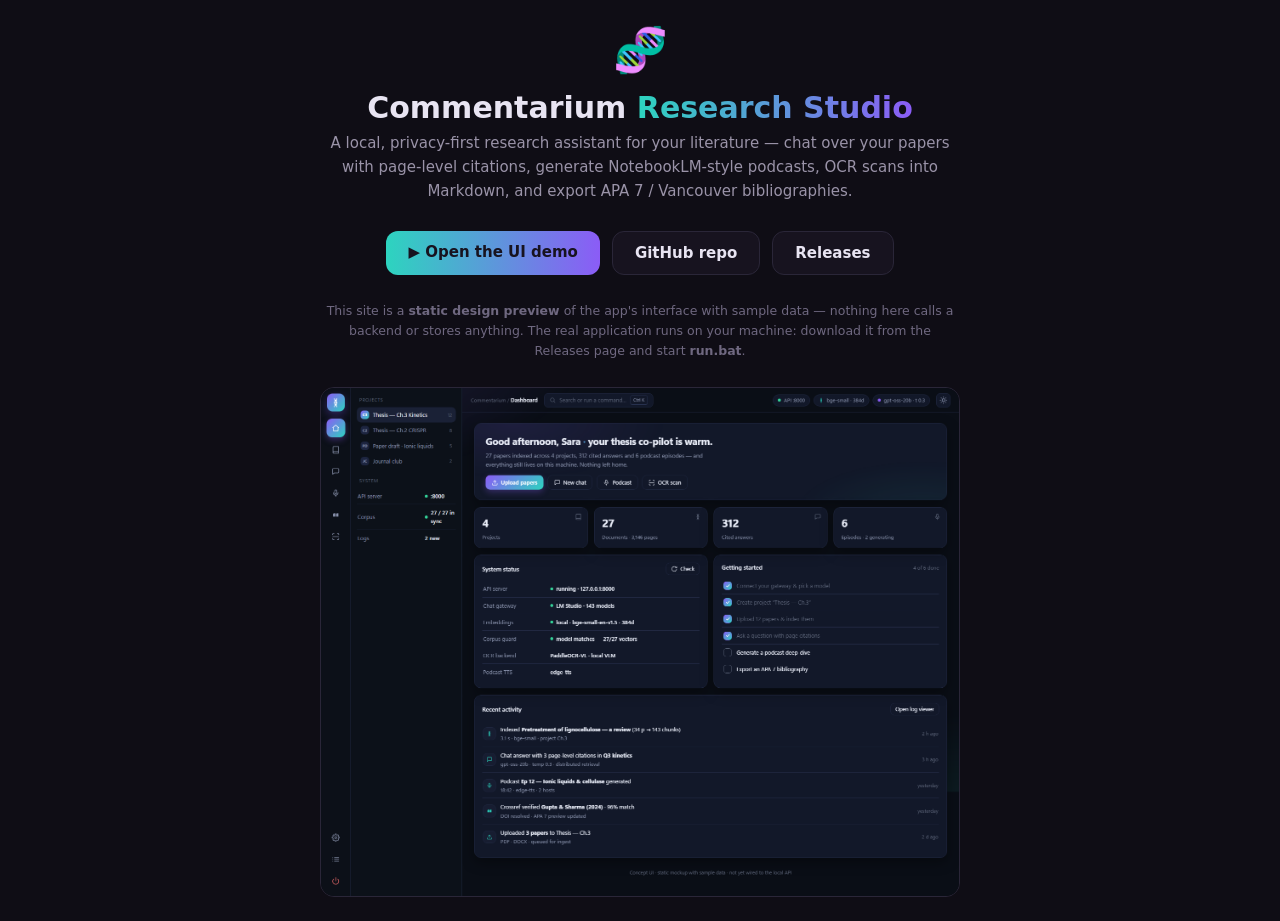
<file: docs/index.html>
<!DOCTYPE html>
<html lang="en">
<head>
<meta charset="utf-8">
<meta name="viewport" content="width=device-width, initial-scale=1">
<title>Commentarium · Research Studio UI</title>
<style>
  :root { color-scheme: dark; }
  * { box-sizing: border-box; margin: 0; padding: 0; }
  body {
    min-height: 100vh; display: grid; place-items: center;
    font-family: Inter, "Segoe UI", system-ui, sans-serif;
    background: #0f0d15; color: #e8e4f2; padding: 24px; text-align: center;
  }
  .card { max-width: 640px; }
  .logo { font-size: 44px; }
  h1 { font-size: 30px; margin: 14px 0 6px; }
  .grad {
    background: linear-gradient(90deg, #2dd4bf, #8b5cf6);
    -webkit-background-clip: text; background-clip: text; color: transparent;
  }
  p.sub { color: #9a93a8; font-size: 15px; line-height: 1.6; margin-bottom: 28px; }
  .btns { display: flex; gap: 12px; justify-content: center; flex-wrap: wrap; }
  a.btn {
    display: inline-block; padding: 12px 22px; border-radius: 12px;
    text-decoration: none; font-weight: 600; font-size: 15px; border: 1px solid #2a2638;
    color: #e8e4f2; background: #17131f; transition: transform .12s ease, filter .12s ease;
  }
  a.btn:hover { transform: translateY(-1px); filter: brightness(1.15); }
  a.btn.primary {
    background: linear-gradient(90deg, #2dd4bf, #8b5cf6); color: #17131f; border: none;
  }
  .note { margin-top: 26px; color: #6f6880; font-size: 12.5px; line-height: 1.6; }
  .shot {
    display: block; margin: 26px auto 0; max-width: 100%; border-radius: 14px;
    border: 1px solid #2a2638;
  }
</style>
</head>
<body>
  <div class="card">
    <div class="logo">🧬</div>
    <h1>Commentarium <span class="grad">Research Studio</span></h1>
    <p class="sub">A local, privacy-first research assistant for your literature —
    chat over your papers with page-level citations, generate NotebookLM-style
    podcasts, OCR scans into Markdown, and export APA&nbsp;7 / Vancouver bibliographies.</p>
    <div class="btns">
      <a class="btn primary" href="design/new-ui-mockup.html">▶ Open the UI demo</a>
      <a class="btn" href="https://github.com/Farazjz/Commentarium">GitHub repo</a>
      <a class="btn" href="https://github.com/Farazjz/Commentarium/releases">Releases</a>
    </div>
    <p class="note">
      This site is a <b>static design preview</b> of the app's interface with sample data —
      nothing here calls a backend or stores anything. The real application runs on your
      machine: download it from the Releases page and start <b>run.bat</b>.
    </p>
    <img class="shot" src="design/mockup-preview.png" alt="Commentarium Research Studio UI preview">
  </div>
</body>
</html>
</file>
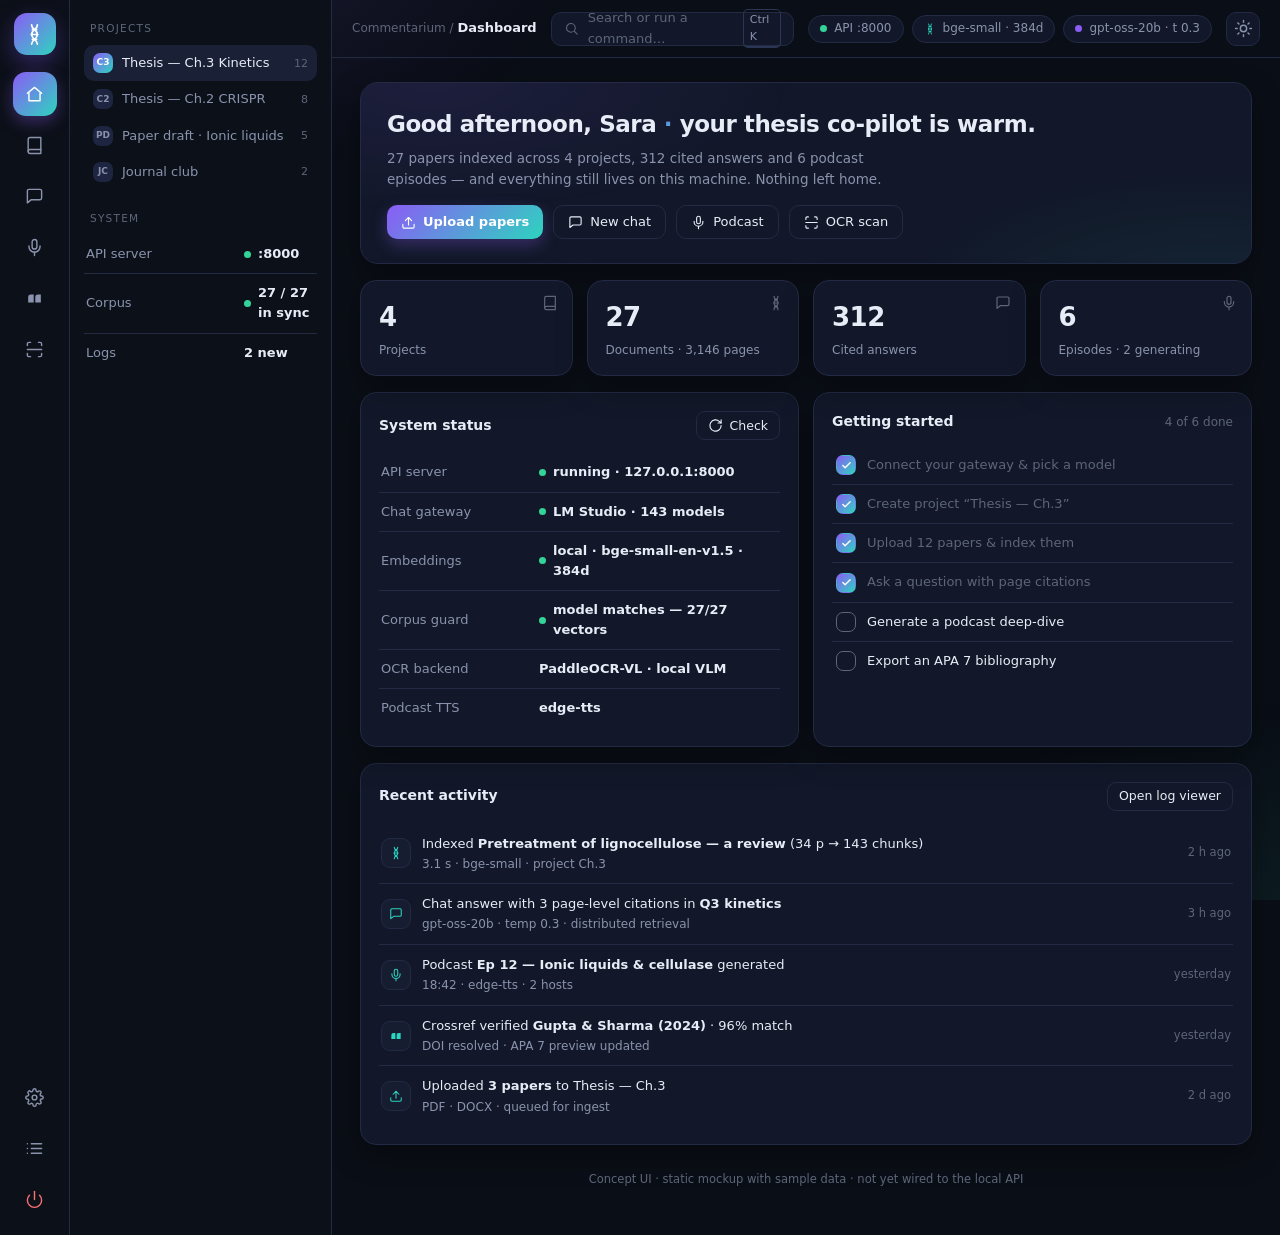
<file: docs/design/new-ui-mockup.html>
<!DOCTYPE html>
<html lang="en" data-theme="dark">
<head>
<meta charset="UTF-8">
<meta name="viewport" content="width=device-width, initial-scale=1.0">
<meta name="color-scheme" content="dark light">
<link rel="icon" href="data:,">
<title>Commentarium · Research Studio</title>
<style>
/* ============ Design tokens ============ */
:root{ --rail:70px; }
:root[data-theme="dark"]{
  --bg:#0a0e16; --railbg:#0c1018; --ctxbg:#0c1119;
  --surface:#121829; --surface2:#171d31; --surface3:#1d2540;
  --hover:#1a2136; --hoverborder:#2c3654;
  --border:#222a44; --border2:#2b3554;
  --text:#e8ecf7; --dim:#8a93ad; --faint:#5d6579;
  --accent:#8b5cf6; --accent2:#2dd4bf;
  --grad:linear-gradient(135deg,#8b5cf6,#2dd4bf);
  --ok:#34d399; --warn:#fbbf24; --err:#f87171;
  --shadow:0 10px 30px rgba(0,0,0,.35);
  --glow1:rgba(139,92,246,.16); --glow2:rgba(45,212,191,.10);
  --ovl:rgba(3,6,14,.6);
}
:root[data-theme="light"]{
  --bg:#f3f5fa; --railbg:#eef1f8; --ctxbg:#f7f9fd;
  --surface:#ffffff; --surface2:#f7f9fd; --surface3:#eef2fa;
  --hover:#f1f4fb; --hoverborder:#d4dbea;
  --border:#e4e8f2; --border2:#d5dcec;
  --text:#101828; --dim:#5f6b7f; --faint:#98a2b5;
  --accent:#6d4bff; --accent2:#0fb5a6;
  --grad:linear-gradient(135deg,#6d4bff,#0fb5a6);
  --ok:#12b76a; --warn:#f79009; --err:#e5484d;
  --shadow:0 8px 26px rgba(16,24,40,.07);
  --glow1:rgba(109,75,255,.08); --glow2:rgba(15,181,166,.08);
  --ovl:rgba(16,24,40,.35);
}
/* ============ Base ============ */
*{box-sizing:border-box;margin:0;padding:0}
html,body{height:100%}
body{font:14px/1.55 Inter,"Segoe UI Variable Text","Segoe UI",system-ui,-apple-system,sans-serif;
  background:var(--bg);color:var(--text);overflow:hidden}
body::before{content:"";position:fixed;inset:0;pointer-events:none;z-index:0;
  background:radial-gradient(900px 520px at 6% -12%,var(--glow1),transparent 60%),
             radial-gradient(820px 520px at 102% 112%,var(--glow2),transparent 60%)}
::selection{background:color-mix(in srgb,var(--accent) 32%,transparent)}
::-webkit-scrollbar{width:10px;height:10px}
::-webkit-scrollbar-thumb{background:var(--border2);border-radius:99px;border:2px solid transparent;background-clip:content-box}
::-webkit-scrollbar-track{background:transparent}
button{font:inherit;color:inherit;background:none;border:none;cursor:pointer}
input,select,textarea{font:inherit;color:inherit}
a{color:var(--accent2);text-decoration:none}
.icon{width:19px;height:19px;stroke:currentColor;fill:none;stroke-width:1.8;stroke-linecap:round;stroke-linejoin:round;flex:none}
svg.fill{fill:currentColor;stroke:none}
.gradtext{background:var(--grad);-webkit-background-clip:text;background-clip:text;color:transparent}
.kbd{font-size:11px;border:1px solid var(--border2);border-bottom-width:2px;border-radius:5px;padding:1px 6px;color:var(--dim)}
.dot{width:7px;height:7px;border-radius:50%;background:var(--ok);flex:none}
.dot.warn{background:var(--warn)} .dot.err{background:var(--err)} .dot.run{background:var(--accent2)}
/* ============ App shell ============ */
.app{position:relative;z-index:1;display:grid;grid-template-columns:var(--rail) 262px 1fr;height:100vh}
/* --- Rail --- */
.rail{display:flex;flex-direction:column;align-items:center;gap:7px;padding:13px 0;border-right:1px solid var(--border);background:var(--railbg)}
.logo{width:42px;height:42px;border-radius:13px;background:var(--grad);display:grid;place-items:center;color:#fff;margin-bottom:10px;box-shadow:0 8px 22px rgba(120,80,240,.35)}
.logo .icon{width:23px;height:23px}
.railbtn{position:relative;width:44px;height:44px;border-radius:13px;display:grid;place-items:center;color:var(--dim);transition:.15s}
.railbtn:hover{color:var(--text);background:var(--hover)}
.railbtn.active{color:#fff;background:var(--grad);box-shadow:0 6px 16px rgba(139,92,246,.35)}
.railbtn::after{content:attr(data-tip);position:absolute;left:54px;top:50%;translate:0 -50%;background:var(--surface3);border:1px solid var(--border2);color:var(--text);font-size:12px;padding:5px 10px;border-radius:8px;white-space:nowrap;opacity:0;pointer-events:none;transition:.12s;z-index:60}
.railbtn:hover::after{opacity:1}
.rspacer{flex:1}
/* --- Context panel --- */
.ctx{border-right:1px solid var(--border);background:var(--ctxbg);overflow-y:auto}
.ctxpanel{display:none;padding:16px 14px}
.ctxpanel.active{display:block}
.chead{font-size:10.5px;letter-spacing:.12em;text-transform:uppercase;color:var(--faint);margin:4px 6px 9px}
.ctxrow{display:flex;align-items:center;gap:9px;padding:8px 9px;border-radius:10px;cursor:pointer;font-size:13px;color:var(--dim)}
.ctxrow:hover{background:var(--hover);color:var(--text)}
.ctxrow.on{background:var(--hover);color:var(--text)}
.ctxrow .n{margin-left:auto;font-size:11px;color:var(--faint)}
.ctxrow .ic{width:20px;height:20px;border-radius:7px;display:grid;place-items:center;font-size:9px;font-weight:800;color:#fff;background:var(--grad);flex:none}
.ctxrow .ic.mut{background:var(--surface3);color:var(--dim)}
.ctxbar{display:flex;flex-direction:column;gap:8px;margin-top:16px}
.vmeter{height:6px;border-radius:99px;background:var(--surface3);overflow:hidden}
.vmeter i{display:block;height:100%;width:52%;background:var(--grad);border-radius:99px}
.ctxrow.self .ic{background:none;color:var(--accent2)}
/* --- Topbar --- */
.main{display:flex;flex-direction:column;min-width:0}
.topbar{height:58px;display:flex;align-items:center;gap:14px;padding:0 20px;border-bottom:1px solid var(--border);flex:none}
.crumb{font-size:12px;color:var(--faint);white-space:nowrap}
.crumb b{color:var(--text);font-weight:600;font-size:13px}
.cmdpill{display:flex;align-items:center;gap:9px;height:34px;padding:0 12px;border:1px solid var(--border);border-radius:10px;background:var(--surface);color:var(--faint);cursor:pointer;font-size:13px;min-width:240px;transition:.15s}
.cmdpill:hover{border-color:var(--hoverborder);color:var(--dim)}
.cmdpill .icon{width:15px;height:15px}
.status{margin-left:auto;display:flex;gap:8px;align-items:center}
.pill{display:flex;align-items:center;gap:7px;height:28px;padding:0 11px;border:1px solid var(--border);border-radius:999px;font-size:12px;color:var(--dim);background:var(--surface);white-space:nowrap}
.ttheme{display:flex;align-items:center;}
.tbtn{width:34px;height:34px;border-radius:10px;display:grid;place-items:center;color:var(--dim);border:1px solid var(--border);background:var(--surface);transition:.15s}
.tbtn:hover{color:var(--text);background:var(--hover)}
[data-theme="dark"] .i-moon{display:none}
[data-theme="light"] .i-sun{display:none}
/* --- Content / views --- */
.content{flex:1;overflow-y:auto;padding:24px 28px 46px;min-height:0}
.view{display:none;max-width:1180px;margin:0 auto}
.view.active{display:block;animation:fadeUp .28s ease}
@keyframes fadeUp{from{opacity:0;transform:translateY(8px)}to{opacity:1;transform:none}}
.vhead{display:flex;align-items:center;gap:12px;margin-bottom:18px;flex-wrap:wrap}
.vhead h2{font-size:20px;font-weight:700;letter-spacing:-.01em}
.vhsub{color:var(--dim);font-size:13px}
.vhead .right{margin-left:auto;display:flex;gap:9px;align-items:center;flex-wrap:wrap}
/* --- Cards, chips, buttons --- */
.card{background:var(--surface);border:1px solid var(--border);border-radius:16px;box-shadow:var(--shadow)}
.cardpad{padding:18px}
.ct{display:flex;align-items:center;justify-content:space-between;gap:10px;margin-bottom:13px}
.ct h3{font-size:14px;font-weight:600}
.ct .hint{font-size:12px;color:var(--faint)}
.btn{display:inline-flex;align-items:center;gap:7px;height:34px;padding:0 14px;border-radius:10px;border:1px solid var(--border);background:var(--surface);color:var(--text);font-size:13px;transition:.15s;white-space:nowrap}
.btn:hover{background:var(--hover);border-color:var(--hoverborder)}
.btn .icon{width:15px;height:15px}
.btn.primary{background:var(--grad);border:none;color:#fff;font-weight:600;box-shadow:0 6px 16px rgba(139,92,246,.3)}
.btn.sm{height:29px;padding:0 11px;font-size:12.5px;border-radius:9px}
.btn.danger{color:var(--err);border-color:color-mix(in srgb,var(--err) 32%,transparent)}
.btn.danger:hover{background:color-mix(in srgb,var(--err) 10%,var(--hover))}
.ibtn{width:30px;height:30px;border-radius:9px;display:inline-grid;place-items:center;color:var(--faint);border:1px solid transparent;transition:.15s}
.ibtn:hover{color:var(--text);background:var(--hover);border-color:var(--border)}
.ibtn .icon{width:15px;height:15px}
.chip{display:inline-flex;align-items:center;gap:6px;height:27px;padding:0 11px;border-radius:999px;border:1px solid var(--border);background:var(--surface2);color:var(--dim);font-size:12px;cursor:pointer;transition:.15s;white-space:nowrap}
.chip:hover{color:var(--text);border-color:var(--border2)}
.chip.on{color:var(--text);border-color:color-mix(in srgb,var(--accent) 55%,transparent);background:color-mix(in srgb,var(--accent) 12%,var(--surface))}
.chip .icon{width:12px;height:12px}
.chip.static{cursor:default}
.stchip{display:inline-flex;align-items:center;gap:6px;font-size:11px;padding:3px 9px;border-radius:999px;border:1px solid;font-weight:600;white-space:nowrap}
.st-ok{color:var(--ok);border-color:color-mix(in srgb,var(--ok) 40%,transparent);background:color-mix(in srgb,var(--ok) 9%,transparent)}
.st-warn{color:var(--warn);border-color:color-mix(in srgb,var(--warn) 40%,transparent);background:color-mix(in srgb,var(--warn) 10%,transparent)}
.st-err{color:var(--err);border-color:color-mix(in srgb,var(--err) 40%,transparent);background:color-mix(in srgb,var(--err) 9%,transparent)}
.st-info{color:var(--accent2);border-color:color-mix(in srgb,var(--accent2) 40%,transparent);background:color-mix(in srgb,var(--accent2) 9%,transparent)}
.seg{display:inline-flex;background:var(--surface2);border:1px solid var(--border);border-radius:11px;padding:3px;gap:3px}
.seg button{padding:6px 13px;border-radius:8px;color:var(--dim);font-size:12.5px;transition:.15s;white-space:nowrap}
.seg button.on{background:var(--surface);color:var(--text);box-shadow:0 1px 4px rgba(0,0,0,.14)}
.seg button:hover:not(.on){color:var(--text)}
/* grids */
.stats{display:grid;grid-template-columns:repeat(4,1fr);gap:14px;margin:16px 0}
.g2{display:grid;grid-template-columns:1fr 1fr;gap:14px}
.g21{display:grid;grid-template-columns:1fr 316px;gap:16px;align-items:start}
.mt{margin-top:16px}
/* forms */
.field{margin-bottom:13px}
.field label{font-size:12px;color:var(--dim);display:block;margin:0 2px 6px}
input[type=text],input[type=password],select{width:100%;height:36px;border-radius:10px;border:1px solid var(--border);background:var(--surface2);padding:0 12px;outline:none;transition:.15s;font-size:13px}
input:focus,select:focus{border-color:var(--accent);box-shadow:0 0 0 3px color-mix(in srgb,var(--accent) 14%,transparent)}
input[type=range]{width:100%;accent-color:var(--accent)}
.sw{width:36px;height:21px;border-radius:999px;background:var(--surface3);border:1px solid var(--border2);position:relative;transition:.18s;flex:none;cursor:pointer}
.sw::after{content:"";position:absolute;left:3px;top:2.5px;width:14px;height:14px;border-radius:50%;background:var(--dim);transition:.18s}
.sw.on{background:var(--accent);border-color:var(--accent)}
.sw.on::after{left:17px;background:#fff}
/* banner */
.banner{display:flex;gap:12px;align-items:flex-start;padding:14px 16px;border-radius:14px;border:1px solid color-mix(in srgb,var(--warn) 38%,transparent);background:color-mix(in srgb,var(--warn) 9%,var(--surface));margin-bottom:16px;font-size:13px}
.banner .icon{width:17px;height:17px;color:var(--warn);margin-top:2px}
.banner b{font-weight:600}
.muted{color:var(--dim)}
/* ============ Dashboard ============ */
.hero{position:relative;padding:24px 26px;border-radius:18px;overflow:hidden;margin-bottom:16px}
.hero::before{content:"";position:absolute;inset:0;opacity:.5;z-index:0;
  background:radial-gradient(560px 200px at 8% 0%,color-mix(in srgb,var(--accent) 20%,transparent),transparent 65%),
              radial-gradient(480px 200px at 95% 120%,color-mix(in srgb,var(--accent2) 16%,transparent),transparent 65%)}
.hero>*{position:relative;z-index:1}
.hero h1{font-size:23px;font-weight:700;letter-spacing:-.02em;margin-bottom:5px}
.hero p{color:var(--dim);font-size:13.5px;max-width:520px}
.hero .qa{display:flex;gap:10px;margin-top:16px;flex-wrap:wrap}
.stat{padding:16px 18px;position:relative;overflow:hidden}
.stat .num{font-size:26px;font-weight:700;letter-spacing:-.02em}
.stat .lbl{color:var(--dim);font-size:12px;margin-top:3px}
.stat .top{position:absolute;top:14px;right:14px}
.stat .icon{width:16px;height:16px;color:var(--faint)}
.kv{display:flex;align-items:center;gap:10px;padding:9px 2px;border-bottom:1px solid var(--border);font-size:13px}
.kv:last-child{border-bottom:none}
.kv .k{color:var(--dim);width:148px;flex:none}
.kv .v{font-weight:600}
.checkrow{display:flex;gap:11px;align-items:center;padding:9px 4px;border-bottom:1px solid var(--border);cursor:pointer;font-size:13px}
.checkrow:last-child{border-bottom:none}
.cb{width:20px;height:20px;border-radius:7px;border:1.5px solid var(--faint);display:grid;place-items:center;transition:.15s;flex:none;color:#fff}
.cb .icon{width:11px;height:11px;stroke-width:3}
.checkrow:not(.done) .cb{border-color:var(--faint)}
.checkrow:not(.done) .cb svg{display:none}
.checkrow.done .cb{background:var(--grad);border-color:transparent}
.checkrow.done{color:var(--faint)}
.act{display:flex;gap:11px;align-items:center;padding:10px 2px;border-bottom:1px solid var(--border);font-size:13px}
.act:last-child{border-bottom:none}
.act .ic{width:30px;height:30px;border-radius:9px;background:var(--surface2);border:1px solid var(--border);display:grid;place-items:center;color:var(--accent2);flex:none}
.act .ic .icon{width:14px;height:14px}
.act .t{color:var(--dim);font-size:12px;margin-top:1px}
.act .when{margin-left:auto;color:var(--faint);font-size:11.5px;white-space:nowrap}
/* ============ Library ============ */
.pgrid{display:grid;grid-template-columns:repeat(3,1fr);gap:14px;margin-bottom:20px}
.pcard{padding:16px 17px;cursor:pointer;transition:.15s;position:relative}
.pcard:hover{border-color:var(--hoverborder);transform:translateY(-2px)}
.pcard.on{border-color:color-mix(in srgb,var(--accent) 55%,transparent);box-shadow:0 0 0 3px color-mix(in srgb,var(--accent) 12%,transparent)}
.pcard h4{font-size:14px;font-weight:600;margin-bottom:3px}
.pcard .pd{color:var(--dim);font-size:12px;margin-bottom:12px;min-height:18px}
.pcard .pm{display:flex;gap:6px;flex-wrap:wrap}
.pcard .arrow{position:absolute;top:14px;right:13px;color:var(--faint)}
.pcard.on .arrow{color:var(--accent2)}
.pcard .arrow .icon{width:15px;height:15px}
table{width:100%;border-collapse:collapse;font-size:13px}
th{font-size:10.5px;text-transform:uppercase;letter-spacing:.09em;color:var(--faint);text-align:left;padding:10px 12px;border-bottom:1px solid var(--border);white-space:nowrap}
td{padding:11px 12px;border-bottom:1px solid var(--border);vertical-align:middle}
tr:last-child td{border-bottom:none}
tbody tr{transition:.12s} tbody tr:hover{background:var(--hover)}
.docname{display:flex;gap:10px;align-items:center;font-weight:600;max-width:340px}
.docname span{overflow:hidden;text-overflow:ellipsis;white-space:nowrap}
.fic{width:30px;height:36px;border-radius:7px;background:var(--surface3);display:grid;place-items:center;font-size:8.5px;font-weight:800;color:var(--accent2);flex:none;letter-spacing:.03em}
.taglite{font-size:11px;color:var(--dim);background:var(--surface2);border:1px solid var(--border);border-radius:99px;padding:2px 9px;margin-right:5px;white-space:nowrap}
.sumdots{display:flex;gap:5px}
.sumdot{width:22px;height:22px;border-radius:7px;border:1px solid var(--border);display:grid;place-items:center;color:var(--ok);background:var(--surface2);cursor:pointer}
.sumdot.none{color:var(--faint);border-style:dashed}
.sumdot .icon{width:11px;height:11px}
.prog{height:6px;border-radius:99px;background:var(--surface3);overflow:hidden;min-width:110px}
.prog i{display:block;height:100%;background:var(--grad);border-radius:99px;transition:.3s}
.prog.indet i{width:34%;animation:indet 1.3s infinite linear}
@keyframes indet{0%{margin-left:-34%}100%{margin-left:100%}}
/* ============ Chat ============ */
.view-chat{max-width:none}
.chatgrid{display:grid;grid-template-columns:minmax(0,1fr) 312px;gap:16px;height:calc(100vh - 58px - 52px)}
.chatcol{display:flex;flex-direction:column;min-width:0;background:var(--surface);border:1px solid var(--border);border-radius:16px;box-shadow:var(--shadow);overflow:hidden}
.chathead{display:flex;align-items:center;gap:10px;padding:13px 18px;border-bottom:1px solid var(--border);flex-wrap:wrap}
.chathead h3{font-size:14px;font-weight:600;margin-right:2px}
.chatmini{font-size:12px;color:var(--dim);display:inline-flex;align-items:center;gap:6px;padding:3px 10px;background:var(--surface2);border:1px solid var(--border);border-radius:99px;white-space:nowrap}
.messages{flex:1;overflow-y:auto;padding:22px 20px;min-height:0}
.msg{display:flex;gap:12px;margin-bottom:22px;max-width:100%}
.msg.user{flex-direction:row-reverse}
.av{width:34px;height:34px;border-radius:11px;display:grid;place-items:center;flex:none;color:#fff}
.av.ai{background:var(--grad)}
.av.me{background:var(--surface3);color:var(--dim);border:1px solid var(--border2);font-size:10px;font-weight:800}
.msg.user .av.me{background:var(--grad);color:#fff;border:none}
.bubble{max-width:76%;padding:12px 16px;border-radius:14px;font-size:13.5px;line-height:1.62}
.msg.user .bubble{background:var(--surface3);border:1px solid var(--border2);border-top-right-radius:5px}
.msg.ai .bubble{background:var(--surface2);border:1px solid var(--border);border-top-left-radius:5px}
.bubble p{margin-bottom:8px}
.bubble p:last-child{margin-bottom:0}
.bmeta{margin-top:10px;padding-top:9px;border-top:1px solid var(--border);display:flex;gap:8px;align-items:center;font-size:11px;color:var(--faint);flex-wrap:wrap}
.bmeta .icon{width:12px;height:12px;color:var(--ok)}
.cite{display:inline-flex;align-items:center;justify-content:center;min-width:19px;height:19px;padding:0 4px;margin:0 2px;border-radius:6px;background:color-mix(in srgb,var(--accent) 26%,transparent);color:var(--text);font-size:10.5px;font-weight:700;cursor:pointer;vertical-align:1px;transition:.15s}
.cite:hover{transform:translateY(-1.5px);box-shadow:0 0 0 1.5px var(--accent)}
.dots{display:inline-flex;gap:4px;padding:6px 2px}
.dots i{width:6px;height:6px;border-radius:50%;background:var(--dim);animation:blink 1.1s infinite}
.dots i:nth-child(2){animation-delay:.18s}.dots i:nth-child(3){animation-delay:.36s}
@keyframes blink{0%,100%{opacity:.25;transform:translateY(0)}50%{opacity:1;transform:translateY(-2px)}}
.composer{display:flex;gap:10px;align-items:flex-end;padding:12px 14px;border-top:1px solid var(--border);flex:none}
.composer textarea{flex:1;resize:none;background:transparent;border:none;outline:none;max-height:110px;line-height:1.5;font-size:13.5px;padding:6px 2px}
.composer textarea::placeholder{color:var(--faint)}
.srcpanel{background:var(--surface);border:1px solid var(--border);border-radius:16px;box-shadow:var(--shadow);overflow:hidden;display:flex;flex-direction:column}
.srcpanel .chead{margin:14px 16px 10px}
.srcscroll{overflow-y:auto;padding:0 14px 14px;min-height:0;flex:1}
.src{padding:12px 13px;border:1px solid var(--border);border-radius:12px;background:var(--surface2);margin-bottom:10px;cursor:pointer;transition:.2s}
.src:hover{border-color:var(--border2)}
.src .sh{display:flex;align-items:center;gap:8px;margin-bottom:5px}
.src .sh .fic{width:24px;height:28px}
.src .sh b{font-size:12.5px;font-weight:600;overflow:hidden;text-overflow:ellipsis;white-space:nowrap}
.src .pg{margin-left:auto;font-size:11px;color:var(--accent2);font-weight:800;white-space:nowrap}
.src .sq{font-size:12px;color:var(--dim);line-height:1.5;margin-bottom:8px}
.src .sf{display:flex;gap:6px;align-items:center}
.src.flash{border-color:var(--accent);box-shadow:0 0 0 3px color-mix(in srgb,var(--accent) 16%,transparent);transform:translateY(-1px)}
/* ============ Podcast ============ */
.ep{padding:16px 18px;margin-bottom:13px;display:flex;flex-direction:column;gap:12px}
.ep .eh{display:flex;align-items:center;gap:10px;flex-wrap:wrap}
.ep .eh h4{font-size:14.5px;font-weight:600}
.ep .eh .when{margin-left:auto;color:var(--faint);font-size:12px;display:flex;align-items:center;gap:5px}
.wave{display:flex;align-items:center;gap:2.5px;height:42px;flex:1;min-width:160px}
.wave i{flex:1;min-width:2px;background:linear-gradient(180deg,var(--accent),var(--accent2));opacity:.85;border-radius:2px}
.ep.playing .wave i{animation:wvj 1.05s ease-in-out infinite;transform-origin:center}
@keyframes wvj{50%{transform:scaleY(.3)}}
.ep .i-pause{display:none}
.ep.playing .i-pause{display:block}
.ep.playing .i-play{display:none}
.ephalf{display:flex;gap:16px;align-items:center;flex-wrap:wrap}
.hostpick{display:flex;align-items:center;gap:9px;margin-bottom:12px;font-size:13px}
.hostpick .l{width:56px;flex:none;color:var(--dim);font-size:12px}
.avh{width:30px;height:30px;border-radius:10px;background:var(--grad);display:grid;place-items:center;color:#fff;font-size:10px;font-weight:800;flex:none}
.avh.b{background:var(--surface3);border:1px solid var(--border2);color:var(--dim)}
/* ============ Citations ============ */
.ref{padding:16px 18px;margin-bottom:13px}
.ref .rh{display:flex;gap:10px;align-items:flex-start;flex-wrap:wrap}
.ref .rh b{font-size:14px;font-weight:600;max-width:560px}
.ref .meta{color:var(--dim);font-size:12.5px;margin:4px 0 12px}
.ref .rh .r{margin-left:auto;display:flex;gap:7px;align-items:center}
.refbbox{background:var(--surface2);border:1px solid var(--border);border-radius:11px;padding:12px 14px;font-size:13px;line-height:1.6}
.refbib{counter-reset:none}
.bibit{padding:10px 2px;border-bottom:1px dashed var(--border);font-size:13.5px;line-height:1.6}
.bibit:last-child{border-bottom:none}
/* ============ OCR ============ */
.drop{border:1.5px dashed var(--border2);border-radius:16px;padding:34px 20px;text-align:center;color:var(--dim);background:var(--surface);cursor:pointer;transition:.2s}
.drop:hover{border-color:var(--accent);background:var(--hover)}
.drop .icon{width:30px;height:30px;color:var(--accent2);margin-bottom:10px}
.drop b{color:var(--text);font-size:14px;font-weight:600}
.drop p{font-size:12px;margin-top:4px}
.mdl{font-family:"Cascadia Code",Consolas,"SF Mono",monospace;white-space:pre-wrap;font-size:12.5px;line-height:1.65;color:var(--text)}
.mdprev h1{font-size:18px;font-weight:700;margin:2px 0 10px}
.mdprev h2{font-size:14px;font-weight:700;margin:14px 0 6px}
.mdprev p{margin-bottom:9px;color:var(--text);font-size:13px}
.mdprev .cap{color:var(--faint);font-size:11px;font-style:italic}
.mdpane{max-height:430px;overflow-y:auto}
.oq{display:flex;gap:10px;align-items:center;padding:11px 2px;border-bottom:1px solid var(--border);font-size:13px}
.oq:last-child{border-bottom:none}
.oq .nm{font-weight:600;overflow:hidden;text-overflow:ellipsis;white-space:nowrap}
.oq .st{margin-left:auto;font-size:11.5px;color:var(--faint);white-space:nowrap}
/* ============ Logs ============ */
.logrow{display:flex;gap:11px;align-items:baseline;padding:8px 13px;border-bottom:1px solid var(--border);font-size:12.5px;transition:.12s}
.logrow:hover{background:var(--hover)}
.logrow:last-child{border-bottom:none}
.logrow .tm{font-family:Consolas,"Cascadia Code",monospace;color:var(--faint);font-size:11.5px;flex:none;width:64px}
.lvl{font-size:9.5px;padding:2px 8px;border-radius:999px;font-weight:800;letter-spacing:.06em;flex:none;width:52px;text-align:center}
.l-info{color:var(--ok);background:color-mix(in srgb,var(--ok) 10%,transparent)}
.l-warn{color:var(--warn);background:color-mix(in srgb,var(--warn) 12%,transparent)}
.l-error{color:var(--err);background:color-mix(in srgb,var(--err) 11%,transparent)}
.l-debug{color:var(--dim);background:var(--surface3)}
.logrow .msgline{color:var(--dim)}
.logrow.error .msgline{color:var(--text)}
/* ============ Settings ============ */
.sgroupnav .ctxrow{margin-bottom:1px}
.two{display:grid;grid-template-columns:1fr 1fr;gap:16px;align-items:start}
.rworder{display:flex;gap:10px;flex-wrap:wrap}
.rwopt{display:inline-flex;align-items:center;gap:7px;padding:7px 13px;border-radius:10px;border:1px solid var(--border);background:var(--surface2);font-size:12.5px;color:var(--dim);cursor:pointer}
.rwopt.on{color:var(--text);border-color:color-mix(in srgb,var(--accent) 55%,transparent);background:color-mix(in srgb,var(--accent) 10%,var(--surface))}
.dangercard{border-color:color-mix(in srgb,var(--err) 30%,var(--border))}
.dangercard:hover{border-color:color-mix(in srgb,var(--err) 45%,var(--border))}
.footnote{text-align:center;color:var(--faint);font-size:11.5px;margin-top:26px}
.wifi{display:inline-flex;gap:7px;align-items:center;margin-left:10px}
/* ============ Palette ============ */
.overlay{position:fixed;inset:0;background:var(--ovl);backdrop-filter:blur(5px);display:none;align-items:flex-start;justify-content:center;padding-top:13vh;z-index:80}
.overlay.open{display:flex}
.pal{width:540px;max-width:92vw;background:var(--surface);border:1px solid var(--border2);border-radius:16px;box-shadow:0 30px 90px rgba(0,0,0,.45);overflow:hidden;animation:palin .18s ease}
@keyframes palin{from{opacity:0;transform:translateY(-8px) scale(.99)}}
.pal input{width:100%;height:52px;background:transparent;border:none;border-bottom:1px solid var(--border);padding:0 18px;font-size:15px;outline:none}
.pallist{max-height:330px;overflow-y:auto;padding:7px}
.cmdgrp{font-size:10.5px;letter-spacing:.12em;text-transform:uppercase;color:var(--faint);padding:9px 12px 5px}
.cmditem{display:flex;gap:11px;align-items:center;padding:10px 12px;border-radius:9px;cursor:pointer;font-size:13.5px}
.cmditem:hover{background:var(--hover)}
.cmditem .icon{width:15px;height:15px;color:var(--dim)}
.cmditem .go{margin-left:auto;font-size:11px;color:var(--faint)}
/* ============ Responsive ============ */
@media (max-width:1220px){ .app{grid-template-columns:var(--rail) 1fr} .ctx{display:none} }
@media (max-width:900px){ .stats{grid-template-columns:1fr 1fr} .g2,.g21,.two{grid-template-columns:1fr} .chatgrid{grid-template-columns:1fr} .srcpanel{display:none} .status .pill:nth-child(3){display:none} }
</style>
</head>
<body>

<!-- ===== SVG icon defs ===== -->
<svg style="display:none" aria-hidden="true">
  <symbol id="i-dna" viewBox="0 0 24 24"><path d="M9 2c0 5 6 5 6 10s-6 5-6 10"/><path d="M15 2c0 5-6 5-6 10s6 5 6 10"/><path d="M9.8 7h4.4M8.6 12h6.8M9.8 17h4.4"/></symbol>
  <symbol id="i-home" viewBox="0 0 24 24"><path d="M3 10.5 12 3l9 7.5"/><path d="M5 10v10h14V10"/></symbol>
  <symbol id="i-book" viewBox="0 0 24 24"><path d="M4 19.5A2.5 2.5 0 0 1 6.5 17H20"/><path d="M6.5 2H20v20H6.5A2.5 2.5 0 0 1 4 19.5v-15A2.5 2.5 0 0 1 6.5 2Z"/></symbol>
  <symbol id="i-chat" viewBox="0 0 24 24"><path d="M21 14a2 2 0 0 1-2 2H8l-5 4V5a2 2 0 0 1 2-2h14a2 2 0 0 1 2 2z"/></symbol>
  <symbol id="i-mic" viewBox="0 0 24 24"><rect x="9" y="2" width="6" height="12" rx="3"/><path d="M5 10v1a7 7 0 0 0 14 0v-1"/><path d="M12 18v4"/></symbol>
  <symbol id="i-quote" viewBox="0 0 24 24"><path d="M11 7H7.5A3.5 3.5 0 0 0 4 10.5V17h7V7z" fill="currentColor" stroke="none"/><path d="M20 7h-3.5A3.5 3.5 0 0 0 13 10.5V17h7V7z" fill="currentColor" stroke="none"/></symbol>
  <symbol id="i-scan" viewBox="0 0 24 24"><path d="M3 7V5a2 2 0 0 1 2-2h2"/><path d="M17 3h2a2 2 0 0 1 2 2v2"/><path d="M21 17v2a2 2 0 0 1-2 2h-2"/><path d="M7 21H5a2 2 0 0 1-2-2v-2"/><path d="M3 12h18"/></symbol>
  <symbol id="i-gear" viewBox="0 0 24 24"><circle cx="12" cy="12" r="3"/><path d="M19.4 15a1.65 1.65 0 0 0 .33 1.82l.06.06a2 2 0 1 1-2.83 2.83l-.06-.06a1.65 1.65 0 0 0-1.82-.33 1.65 1.65 0 0 0-1 1.51V21a2 2 0 1 1-4 0v-.09A1.65 1.65 0 0 0 9 19.4a1.65 1.65 0 0 0-1.82.33l-.06.06a2 2 0 1 1-2.83-2.83l.06-.06a1.65 1.65 0 0 0 .33-1.82 1.65 1.65 0 0 0-1.51-1H3a2 2 0 1 1 0-4h.09A1.65 1.65 0 0 0 4.6 9a1.65 1.65 0 0 0-.33-1.82l-.06-.06a2 2 0 1 1 2.83-2.83l.06.06a1.65 1.65 0 0 0 1.82.33H9a1.65 1.65 0 0 0 1-1.51V3a2 2 0 1 1 4 0v.09a1.65 1.65 0 0 0 1 1.51 1.65 1.65 0 0 0 1.82-.33l.06-.06a2 2 0 1 1 2.83 2.83l-.06.06a1.65 1.65 0 0 0-.33 1.82V9a1.65 1.65 0 0 0 1.51 1H21a2 2 0 1 1 0 4h-.09a1.65 1.65 0 0 0-1.51 1z"/></symbol>
  <symbol id="i-list" viewBox="0 0 24 24"><path d="M8 6h13M8 12h13M8 18h13"/><path d="M3 6h.01M3 12h.01M3 18h.01"/></symbol>
  <symbol id="i-sun" viewBox="0 0 24 24"><circle cx="12" cy="12" r="4"/><path d="M12 2v2M12 20v2M4.9 4.9l1.4 1.4M17.7 17.7l1.4 1.4M2 12h2M20 12h2M4.9 19.1l1.4-1.4M17.7 6.3l1.4-1.4"/></symbol>
  <symbol id="i-moon" viewBox="0 0 24 24"><path d="M21 12.8A9 9 0 1 1 11.2 3a7 7 0 0 0 9.8 9.8z"/></symbol>
  <symbol id="i-power" viewBox="0 0 24 24"><path d="M18.4 6.6a9 9 0 1 1-12.8 0"/><path d="M12 2v10"/></symbol>
  <symbol id="i-search" viewBox="0 0 24 24"><circle cx="11" cy="11" r="7"/><path d="m21 21-4.3-4.3"/></symbol>
  <symbol id="i-plus" viewBox="0 0 24 24"><path d="M12 5v14M5 12h14"/></symbol>
  <symbol id="i-play" viewBox="0 0 24 24"><path d="M8 5.14v13.72L19 12 8 5.14Z" fill="currentColor" stroke="none"/></symbol>
  <symbol id="i-pause" viewBox="0 0 24 24"><path d="M8 5h3v14H8zM15 5h3v14h-3z" fill="currentColor" stroke="none"/></symbol>
  <symbol id="i-trash" viewBox="0 0 24 24"><path d="M3 6h18"/><path d="M8 6V4a1 1 0 0 1 1-1h6a1 1 0 0 1 1 1v2"/><path d="M19 6v14a2 2 0 0 1-2 2H7a2 2 0 0 1-2-2V6"/><path d="M10 11v6M14 11v6"/></symbol>
  <symbol id="i-refresh" viewBox="0 0 24 24"><path d="M21 12a9 9 0 1 1-2.64-6.36L21 8"/><path d="M21 3v5h-5"/></symbol>
  <symbol id="i-send" viewBox="0 0 24 24"><path d="m22 2-7 20-4-9-9-4 20-7Z"/><path d="M22 2 11 13"/></symbol>
  <symbol id="i-check" viewBox="0 0 24 24"><path d="m4 12 5 5L20 6"/></symbol>
  <symbol id="i-up" viewBox="0 0 24 24"><path d="M21 15v4a2 2 0 0 1-2 2H5a2 2 0 0 1-2-2v-4"/><path d="m7 9 5-5 5 5"/><path d="M12 4v12"/></symbol>
  <symbol id="i-down" viewBox="0 0 24 24"><path d="M21 15v4a2 2 0 0 1-2 2H5a2 2 0 0 1-2-2v-4"/><path d="m7 10 5 5 5-5"/><path d="M12 15V3"/></symbol>
  <symbol id="i-copy" viewBox="0 0 24 24"><rect x="9" y="9" width="12" height="12" rx="2"/><path d="M5 15H4a2 2 0 0 1-2-2V4a2 2 0 0 1 2-2h9a2 2 0 0 1 2 2v1"/></symbol>
  <symbol id="i-edit" viewBox="0 0 24 24"><path d="M17 3a2.8 2.8 0 1 1 4 4L7.5 20.5 2 22l1.5-5.5Z"/></symbol>
  <symbol id="i-clock" viewBox="0 0 24 24"><circle cx="12" cy="12" r="9"/><path d="M12 7v5l3 3"/></symbol>
  <symbol id="i-alert" viewBox="0 0 24 24"><path d="M10.3 3.9 1.8 18a2 2 0 0 0 1.7 3h17a2 2 0 0 0 1.7-3L13.7 3.9a2 2 0 0 0-3.4 0z"/><path d="M12 9v4M12 17h.01"/></symbol>
  <symbol id="i-shield" viewBox="0 0 24 24"><path d="M12 22s8-3.5 8-10V5l-8-3-8 3v7c0 6.5 8 10 8 10z"/><path d="m9 12 2 2 4-4"/></symbol>
  <symbol id="i-x" viewBox="0 0 24 24"><path d="M18 6 6 18M6 6l12 12"/></symbol>
</svg>

<div class="app">

  <!-- ===== RAIL ===== -->
  <nav class="rail">
    <div class="logo"><svg class="icon"><use href="#i-dna"/></svg></div>
    <button class="railbtn active" data-view="dashboard" data-tip="Dashboard"><svg class="icon"><use href="#i-home"/></svg></button>
    <button class="railbtn" data-view="library" data-tip="Library · Projects &amp; files"><svg class="icon"><use href="#i-book"/></svg></button>
    <button class="railbtn" data-view="chat" data-tip="Chat"><svg class="icon"><use href="#i-chat"/></svg></button>
    <button class="railbtn" data-view="podcast" data-tip="Podcast studio"><svg class="icon"><use href="#i-mic"/></svg></button>
    <button class="railbtn" data-view="citations" data-tip="Citations"><svg class="icon"><use href="#i-quote"/></svg></button>
    <button class="railbtn" data-view="ocr" data-tip="OCR to Markdown"><svg class="icon"><use href="#i-scan"/></svg></button>
    <div class="rspacer"></div>
    <button class="railbtn" data-view="settings" data-tip="Settings"><svg class="icon"><use href="#i-gear"/></svg></button>
    <button class="railbtn" data-view="logs" data-tip="Log viewer"><svg class="icon"><use href="#i-list"/></svg></button>
    <button class="railbtn" data-tip="Exit &amp; shut down servers" style="color:var(--err)"><svg class="icon"><use href="#i-power"/></svg></button>
  </nav>

  <!-- ===== CONTEXT PANELS ===== -->
  <aside class="ctx">

    <div class="ctxpanel active" data-view="dashboard">
      <div class="chead">Projects</div>
      <div class="ctxrow on"><span class="ic">C3</span>Thesis — Ch.3 Kinetics<span class="n">12</span></div>
      <div class="ctxrow"><span class="ic mut">C2</span>Thesis — Ch.2 CRISPR<span class="n">8</span></div>
      <div class="ctxrow"><span class="ic mut">PD</span>Paper draft · Ionic liquids<span class="n">5</span></div>
      <div class="ctxrow"><span class="ic mut">JC</span>Journal club<span class="n">2</span></div>
      <div class="chead" style="margin-top:20px">System</div>
      <div class="kv"><span class="k">API server</span><span class="v" style="display:flex;align-items:center;gap:7px"><span class="dot"></span>:8000</span></div>
      <div class="kv"><span class="k">Corpus</span><span class="v" style="display:flex;align-items:center;gap:7px"><span class="dot"></span>27 / 27 in sync</span></div>
      <div class="kv"><span class="k">Logs</span><span class="v">2 new</span></div>
    </div>

    <div class="ctxpanel" data-view="library">
      <div class="chead">Projects</div>
      <div class="ctxrow on"><span class="ic">C3</span>Thesis — Ch.3 Kinetics<span class="n">12</span></div>
      <div class="ctxrow"><span class="ic mut">C2</span>Thesis — Ch.2 CRISPR<span class="n">8</span></div>
      <div class="ctxrow"><span class="ic mut">PD</span>Paper draft · Ionic liquids<span class="n">5</span></div>
      <div class="ctxrow"><span class="ic mut">JC</span>Journal club<span class="n">2</span></div>
      <button class="btn sm" style="width:100%;justify-content:center;margin-top:12px"><svg class="icon"><use href="#i-plus"/></svg>New project</button>
      <div class="chead" style="margin-top:20px">Storage</div>
      <div class="kv"><span class="k">Vector store</span><span class="v">41 MB</span></div>
      <div class="vmeter" style="margin-top:8px"><i></i></div>
      <div class="kv" style="border:none"><span class="k">Embedding model</span><span class="v" style="font-size:11.5px">bge-small-en-v1.5</span></div>
    </div>

    <div class="ctxpanel" data-view="chat">
      <button class="btn sm primary" style="width:100%;justify-content:center"><svg class="icon"><use href="#i-plus"/></svg>New chat</button>
      <div class="chead" style="margin-top:16px">Sessions</div>
      <div class="ctxrow on"><svg class="icon" style="width:14px;height:14px"><use href="#i-chat"/></svg>Q3 enzyme kinetics<span class="n">24</span></div>
      <div class="ctxrow"><svg class="icon" style="width:14px;height:14px"><use href="#i-chat"/></svg>CRISPR delivery scope<span class="n">9</span></div>
      <div class="ctxrow"><svg class="icon" style="width:14px;height:14px"><use href="#i-chat"/></svg>Pretreatment overview<span class="n">11</span></div>
      <div class="chead" style="margin-top:16px">Context</div>
      <div class="ctxrow" style="cursor:default"><span class="dot" style="background:var(--accent2)"></span>Project: Ch.3 Kinetics</div>
      <div class="ctxrow" style="cursor:default"><span class="dot" style="background:var(--accent)"></span>12 docs · 612 chunks</div>
    </div>

    <div class="ctxpanel" data-view="podcast">
      <div class="chead">Voices</div>
      <div class="hostpick"><span class="l">Host A</span><span class="avh">A</span>
        <select style="height:32px"><option>Andrew · en-US</option><option>Nadia · en-GB</option></select></div>
      <div class="hostpick"><span class="l">Host B</span><span class="avh b">B</span>
        <select style="height:32px"><option>Aria · en-GB</option><option>Reza · fa-IR</option></select></div>
      <div class="chead" style="margin-top:14px">Engine</div>
      <div class="kv"><span class="k">TTS</span><span class="v">edge-tts</span></div>
      <div class="kv"><span class="k">Script model</span><span class="v">gpt-oss-20b</span></div>
      <div class="kv"><span class="k">Episodes</span><span class="v">6 total · 2.4 GB</span></div>
      <div class="banner" style="margin:16px 0 0;font-size:12px;padding:11px 13px">
        <svg class="icon" style="width:15px;height:15px"><use href="#i-alert"/></svg>
        <span>Keep VoiceStudio running while generating, if you use its voices.</span>
      </div>
    </div>

    <div class="ctxpanel" data-view="citations">
      <div class="chead">Style</div>
      <div class="seg" id="ctxStyleSeg" style="width:100%;display:flex">
        <button data-style="apa" class="on" style="flex:1">APA 7</button>
        <button data-style="van" style="flex:1">Vancouver</button>
      </div>
      <div class="chead" style="margin-top:18px">Overview</div>
      <div class="kv"><span class="k">References</span><span class="v">27</span></div>
      <div class="kv"><span class="k">Verified</span><span class="v" style="display:flex;align-items:center;gap:7px"><span class="dot"></span>21</span></div>
      <div class="kv"><span class="k">Needs review</span><span class="v" style="display:flex;align-items:center;gap:7px"><span class="dot warn"></span>4</span></div>
      <button class="btn sm" style="width:100%;justify-content:center;margin-top:14px"><svg class="icon"><use href="#i-copy"/></svg>Copy bibliography</button>
    </div>

    <div class="ctxpanel" data-view="ocr">
      <div class="chead">Backend</div>
      <div class="field"><select><option>PaddleOCR-VL · local VLM</option><option>TeleOCR</option><option>Tesseract</option><option>Gateway vision model</option></select></div>
      <div class="field"><label style="display:flex;justify-content:space-between">Rasterize DPI <b style="color:var(--text)">220</b></label><input type="range" value="220" min="96" max="400"></div>
      <div style="display:flex;justify-content:space-between;align-items:center;padding:4px 2px 10px;font-size:13px">Force full-page OCR <span class="sw"></span></div>
      <div class="chead" style="margin-top:12px">Saved output</div>
      <div class="kv"><span class="k">Files</span><span class="v">9 · data/ocr_output</span></div>
      <div class="kv"><span class="k">This week</span><span class="v">2 files</span></div>
    </div>

    <div class="ctxpanel" data-view="settings">
      <div class="chead">Sections</div>
      <div class="sgroupnav">
        <div class="ctxrow on" style="cursor:default">AI gateway</div>
        <div class="ctxrow" style="cursor:default">Embeddings</div>
        <div class="ctxrow" style="cursor:default">OCR &amp; RAG tuning</div>
        <div class="ctxrow" style="cursor:default">Podcast audio</div>
        <div class="ctxrow" style="cursor:default">Appearance</div>
        <div class="ctxrow" style="cursor:default;color:var(--err)">Danger zone</div>
      </div>
    </div>

    <div class="ctxpanel" data-view="logs">
      <div class="chead">Levels</div>
      <div class="kv"><span class="k">Info</span><span class="v" style="display:flex;align-items:center;gap:7px"><span class="dot"></span>412</span></div>
      <div class="kv"><span class="k">Warnings</span><span class="v" style="display:flex;align-items:center;gap:7px"><span class="dot warn"></span>9</span></div>
      <div class="kv"><span class="k">Errors</span><span class="v" style="display:flex;align-items:center;gap:7px"><span class="dot err"></span>2</span></div>
      <div class="chead" style="margin-top:16px">Streams</div>
      <div style="display:flex;justify-content:space-between;align-items:center;padding:5px 2px;font-size:13px">File stream <span class="sw on"></span></div>
      <div style="display:flex;justify-content:space-between;align-items:center;padding:5px 2px;font-size:13px">Console <span class="sw on"></span></div>
      <div style="display:flex;justify-content:space-between;align-items:center;padding:5px 2px;font-size:13px">In-app buffer <span class="sw on"></span></div>
    </div>

  </aside>

  <!-- ===== MAIN ===== -->
  <div class="main">
    <header class="topbar">
      <span class="crumb">Commentarium / <b id="crumbView">Dashboard</b></span>
      <div class="cmdpill" id="cmdOpen">
        <svg class="icon"><use href="#i-search"/></svg>Search or run a command…
        <span class="kbd" style="margin-left:auto">Ctrl K</span>
      </div>
      <div class="status">
        <span class="pill"><span class="dot"></span>API :8000</span>
        <span class="pill"><svg class="icon" style="width:12px;height:12px;color:var(--accent2)"><use href="#i-dna"/></svg>bge-small · 384d</span>
        <span class="pill"><span class="dot" style="background:var(--accent)"></span>gpt-oss-20b · t 0.3</span>
      </div>
      <div class="ttheme">
        <button class="tbtn" id="themeBtn" title="Toggle theme">
          <svg class="icon i-sun"><use href="#i-sun"/></svg>
          <svg class="icon i-moon"><use href="#i-moon"/></svg>
        </button>
      </div>
    </header>

    <main class="content">

      <!-- ================= DASHBOARD ================= -->
      <section class="view active" id="view-dashboard">
        <div class="hero card">
          <h1>Good afternoon, Sara <span class="gradtext">·</span> your thesis co-pilot is warm.</h1>
          <p>27 papers indexed across 4 projects, 312 cited answers and 6 podcast episodes — and everything still lives on this machine. Nothing left home.</p>
          <div class="qa">
            <button class="btn primary"><svg class="icon"><use href="#i-up"/></svg>Upload papers</button>
            <button class="btn" data-go="chat"><svg class="icon"><use href="#i-chat"/></svg>New chat</button>
            <button class="btn" data-go="podcast"><svg class="icon"><use href="#i-mic"/></svg>Podcast</button>
            <button class="btn" data-go="ocr"><svg class="icon"><use href="#i-scan"/></svg>OCR scan</button>
          </div>
        </div>

        <div class="stats">
          <div class="card stat"><span class="top"><svg class="icon"><use href="#i-book"/></svg></span><div class="num">4</div><div class="lbl">Projects</div></div>
          <div class="card stat"><span class="top"><svg class="icon"><use href="#i-dna"/></svg></span><div class="num">27</div><div class="lbl">Documents · 3,146 pages</div></div>
          <div class="card stat"><span class="top"><svg class="icon"><use href="#i-chat"/></svg></span><div class="num">312</div><div class="lbl">Cited answers</div></div>
          <div class="card stat"><span class="top"><svg class="icon"><use href="#i-mic"/></svg></span><div class="num">6</div><div class="lbl">Episodes · 2 generating</div></div>
        </div>

        <div class="g2">
          <div class="card cardpad">
            <div class="ct"><h3>System status</h3><button class="btn sm"><svg class="icon"><use href="#i-refresh"/></svg>Check</button></div>
            <div class="kv"><span class="k">API server</span><span class="v" style="display:flex;align-items:center;gap:7px"><span class="dot"></span>running · 127.0.0.1:8000</span></div>
            <div class="kv"><span class="k">Chat gateway</span><span class="v" style="display:flex;align-items:center;gap:7px"><span class="dot"></span>LM Studio · 143 models</span></div>
            <div class="kv"><span class="k">Embeddings</span><span class="v" style="display:flex;align-items:center;gap:7px"><span class="dot"></span>local · bge-small-en-v1.5 · 384d</span></div>
            <div class="kv"><span class="k">Corpus guard</span><span class="v" style="display:flex;align-items:center;gap:7px"><span class="dot"></span>model matches — 27/27 vectors</span></div>
            <div class="kv"><span class="k">OCR backend</span><span class="v">PaddleOCR-VL · local VLM</span></div>
            <div class="kv"><span class="k">Podcast TTS</span><span class="v">edge-tts</span></div>
          </div>
          <div class="card cardpad">
            <div class="ct"><h3>Getting started</h3><span class="hint">4 of 6 done</span></div>
            <div class="checkrow done"><span class="cb"><svg class="icon"><use href="#i-check"/></svg></span>Connect your gateway &amp; pick a model</div>
            <div class="checkrow done"><span class="cb"><svg class="icon"><use href="#i-check"/></svg></span>Create project “Thesis — Ch.3”</div>
            <div class="checkrow done"><span class="cb"><svg class="icon"><use href="#i-check"/></svg></span>Upload 12 papers &amp; index them</div>
            <div class="checkrow done"><span class="cb"><svg class="icon"><use href="#i-check"/></svg></span>Ask a question with page citations</div>
            <div class="checkrow"><span class="cb"><svg class="icon"><use href="#i-check"/></svg></span>Generate a podcast deep-dive</div>
            <div class="checkrow"><span class="cb"><svg class="icon"><use href="#i-check"/></svg></span>Export an APA 7 bibliography</div>
          </div>
        </div>

        <div class="card cardpad mt">
          <div class="ct"><h3>Recent activity</h3><button class="btn sm" data-go="logs">Open log viewer</button></div>
          <div class="act"><span class="ic"><svg class="icon"><use href="#i-dna"/></svg></span><div><div>Indexed <b>Pretreatment of lignocellulose — a review</b> (34 p → 143 chunks)</div><div class="t">3.1 s · bge-small · project Ch.3</div></div><span class="when">2 h ago</span></div>
          <div class="act"><span class="ic"><svg class="icon"><use href="#i-chat"/></svg></span><div><div>Chat answer with 3 page-level citations in <b>Q3 kinetics</b></div><div class="t">gpt-oss-20b · temp 0.3 · distributed retrieval</div></div><span class="when">3 h ago</span></div>
          <div class="act"><span class="ic"><svg class="icon"><use href="#i-mic"/></svg></span><div><div>Podcast <b>Ep 12 — Ionic liquids &amp; cellulase</b> generated</div><div class="t">18:42 · edge-tts · 2 hosts</div></div><span class="when">yesterday</span></div>
          <div class="act"><span class="ic"><svg class="icon"><use href="#i-quote"/></svg></span><div><div>Crossref verified <b>Gupta &amp; Sharma (2024)</b> · 96% match</div><div class="t">DOI resolved · APA 7 preview updated</div></div><span class="when">yesterday</span></div>
          <div class="act"><span class="ic"><svg class="icon"><use href="#i-up"/></svg></span><div><div>Uploaded <b>3 papers</b> to Thesis — Ch.3</div><div class="t">PDF · DOCX · queued for ingest</div></div><span class="when">2 d ago</span></div>
        </div>
        <div class="footnote">Concept UI · static mockup with sample data · not yet wired to the local API</div>
      </section>

      <!-- ================= LIBRARY ================= -->
      <section class="view" id="view-library">
        <div class="vhead">
          <h2>Library</h2><span class="vhsub">Projects &amp; files · 27 documents</span>
          <div class="right">
            <button class="btn"><svg class="icon"><use href="#i-up"/></svg>Upload</button>
            <button class="btn primary"><svg class="icon"><use href="#i-plus"/></svg>New project</button>
          </div>
        </div>

        <div class="pgrid">
          <div class="card pcard on">
            <svg class="icon arrow"><use href="#i-check"/></svg>
            <h4>Thesis — Ch.3 Kinetics</h4><div class="pd">Cellulase behaviour in ionic-liquid systems</div>
            <div class="pm"><span class="taglite">12 docs</span><span class="taglite">oAI-20b override</span><span class="taglite" style="color:var(--accent2)">updated 2 h</span></div>
          </div>
          <div class="card pcard">
            <svg class="icon arrow"><use href="#i-search"/></svg>
            <h4>Thesis — Ch.2 CRISPR</h4><div class="pd">Delivery vectors &amp; off-target review</div>
            <div class="pm"><span class="taglite">8 docs</span><span class="taglite">global model</span></div>
          </div>
          <div class="card pcard">
            <svg class="icon arrow"><use href="#i-search"/></svg>
            <h4>Paper draft · Ionic liquids</h4><div class="pd">Pretreatment methods comparison</div>
            <div class="pm"><span class="taglite">5 docs</span><span class="taglite">global model</span></div>
          </div>
          <div class="card pcard">
            <svg class="icon arrow"><use href="#i-search"/></svg>
            <h4>Journal club</h4><div class="pd">Weekly pick · shared reading</div>
            <div class="pm"><span class="taglite">2 docs</span><span class="taglite">global model</span></div>
          </div>
        </div>

        <div class="vhead" style="margin:6px 0 10px">
          <h3 style="font-size:16px;font-weight:700">Thesis — Ch.3 Kinetics</h3>
          <span class="taglite" style="margin-left:-2px">model: gpt-oss-20b · 0.2</span>
          <div class="right" style="gap:6px">
            <span class="chip on" data-tag="__all">All</span>
            <span class="chip" data-tag="enzymes">enzymes</span>
            <span class="chip" data-tag="ionic-liquids">ionic-liquids</span>
            <span class="chip" data-tag="review">review</span>
            <span class="chip" data-tag="dataset">dataset</span>
            <span class="chip" data-tag="scan">scan</span>
          </div>
        </div>

        <div class="card" style="overflow-x:auto">
          <table>
            <thead><tr><th style="min-width:250px">Document</th><th>Status</th><th>Tags</th><th>Summaries</th><th>Added</th><th style="text-align:right">Actions</th></tr></thead>
            <tbody id="docTable">
              <tr data-tags="enzymes ionic-liquids">
                <td><div class="docname"><span class="fic">PDF</span><span>Enzyme kinetics of cellulase in ionic liquids</span></div></td>
                <td><span class="stchip st-ok"><span class="dot"></span>Indexed · 128 p</span></td>
                <td><span class="taglite">enzymes</span><span class="taglite">ionic-liquids</span></td>
                <td><div class="sumdots">
                  <span class="sumdot" title="Brief ready"><svg class="icon"><use href="#i-check"/></svg></span>
                  <span class="sumdot none" title="Generate detailed">D</span>
                  <span class="sumdot" title="Key points ready"><svg class="icon"><use href="#i-check"/></svg></span>
                  <span class="sumdot" title="TL;DR ready"><svg class="icon"><use href="#i-check"/></svg></span>
                  <span class="sumdot none" title="Generate quiz">Q</span></div></td>
                <td style="color:var(--dim)">Mar 12</td>
                <td style="text-align:right;white-space:nowrap">
                  <button class="ibtn" title="Re-index"><svg class="icon"><use href="#i-refresh"/></svg></button>
                  <button class="ibtn" title="Citations"><svg class="icon"><use href="#i-quote"/></svg></button>
                  <button class="ibtn" title="Delete"><svg class="icon"><use href="#i-trash"/></svg></button></td>
              </tr>
              <tr data-tags="review pretreatment ionic-liquids">
                <td><div class="docname"><span class="fic">DOCX</span><span>Pretreatment of lignocellulose — a review</span></div></td>
                <td><span class="stchip st-ok"><span class="dot"></span>Indexed · 34 p</span></td>
                <td><span class="taglite">review</span><span class="taglite">ionic-liquids</span></td>
                <td><div class="sumdots">
                  <span class="sumdot" title="Brief ready"><svg class="icon"><use href="#i-check"/></svg></span>
                  <span class="sumdot none" title="Generate detailed">D</span>
                  <span class="sumdot" title="Key points ready"><svg class="icon"><use href="#i-check"/></svg></span>
                  <span class="sumdot none" title="Generate TL;DR">T</span>
                  <span class="sumdot none" title="Generate quiz">Q</span></div></td>
                <td style="color:var(--dim)">Mar 2</td>
                <td style="text-align:right;white-space:nowrap">
                  <button class="ibtn" title="Re-index"><svg class="icon"><use href="#i-refresh"/></svg></button>
                  <button class="ibtn" title="Citations"><svg class="icon"><use href="#i-quote"/></svg></button>
                  <button class="ibtn" title="Delete"><svg class="icon"><use href="#i-trash"/></svg></button></td>
              </tr>
              <tr data-tags="scan dataset">
                <td><div class="docname"><span class="fic">PDF</span><span>Scan_2024_shifts_batch_B</span></div></td>
                <td><span class="stchip st-ok"><span class="dot"></span>Indexed · 12 p</span></td>
                <td><span class="taglite">scan</span><span class="taglite">dataset</span></td>
                <td><div class="sumdots"><span class="sumdot none">B</span><span class="sumdot none">D</span><span class="sumdot none">K</span><span class="sumdot none">T</span><span class="sumdot none">Q</span></div></td>
                <td style="color:var(--dim)">Feb 20</td>
                <td style="text-align:right;white-space:nowrap">
                  <button class="ibtn" title="Re-index"><svg class="icon"><use href="#i-refresh"/></svg></button>
                  <button class="ibtn" title="Citations"><svg class="icon"><use href="#i-quote"/></svg></button>
                  <button class="ibtn" title="Delete"><svg class="icon"><use href="#i-trash"/></svg></button></td>
              </tr>
              <tr data-tags="dataset fermentation">
                <td><div class="docname"><span class="fic">PDF</span><span>Fermentation batch log — week 09</span></div></td>
                <td style="min-width:190px"><div style="display:flex;align-items:center;gap:9px"><span class="stchip st-warn"><span class="dot run"></span>Processing</span><div class="prog indet"><i></i></div></div></td>
                <td><span class="taglite">dataset</span></td>
                <td><div class="sumdots"><span class="sumdot none">B</span><span class="sumdot none">D</span><span class="sumdot none">K</span><span class="sumdot none">T</span><span class="sumdot none">Q</span></div></td>
                <td style="color:var(--dim)">Feb 18</td>
                <td style="text-align:right;white-space:nowrap">
                  <button class="ibtn" title="Re-index"><svg class="icon"><use href="#i-refresh"/></svg></button>
                  <button class="ibtn" title="Citations"><svg class="icon"><use href="#i-quote"/></svg></button>
                  <button class="ibtn" title="Delete"><svg class="icon"><use href="#i-trash"/></svg></button></td>
              </tr>
              <tr data-tags="enzymes kinetic">
                <td><div class="docname"><span class="fic">PDF</span><span>Nature_Biodegradation_2023_draft</span></div></td>
                <td><span class="stchip st-err" title="Text layer missing or corrupted — run OCR &amp; re-index"><svg class="icon" style="width:11px;height:11px"><use href="#i-alert"/></span>Failed · 21 p</span></td>
                <td><span class="taglite">enzymes</span></td>
                <td><div class="sumdots"><span class="sumdot none">B</span><span class="sumdot none">D</span><span class="sumdot none">K</span><span class="sumdot none">T</span><span class="sumdot none">Q</span></div></td>
                <td style="color:var(--dim)">Feb 11</td>
                <td style="text-align:right;white-space:nowrap">
                  <button class="ibtn" title="Re-index"><svg class="icon"><use href="#i-refresh"/></svg></button>
                  <button class="ibtn" title="Citations"><svg class="icon"><use href="#i-quote"/></svg></button>
                  <button class="ibtn" title="Delete"><svg class="icon"><use href="#i-trash"/></svg></button></td>
              </tr>
            </tbody>
          </table>
        </div>
        <div class="footnote">Concept UI · static mockup with sample data · not yet wired to the local API</div>
      </section>

      <!-- ================= CHAT ================= -->
      <section class="view view-chat" id="view-chat">
        <div class="chatgrid">
          <div class="chatcol">
            <div class="chathead">
              <h3>Q3 enzyme kinetics</h3>
              <span class="chatmini"><span class="dot" style="background:var(--accent2)"></span>Ch.3 Kinetics</span>
              <span class="chatmini">gpt-oss-20b</span>
              <span class="chatmini">temp 0.3</span>
              <span class="chatmini" style="margin-left:auto"><span class="dot" style="background:var(--ok)"></span>Specific facts</span>
            </div>
            <div class="messages" id="messages">
              <div class="msg user">
                <span class="av me">S</span>
                <div class="bubble">What does the literature say about temperature effects on cellulase activity in ionic-liquid buffered systems?</div>
              </div>
              <div class="msg ai">
                <span class="av ai"><svg class="icon" style="width:17px;height:17px"><use href="#i-dna"/></svg></span>
                <div class="bubble">
                  <p>Across the three papers, elevated temperatures (40–55&nbsp;°C) consistently <b>improve</b> cellulase activity in ionic-liquid buffered systems <a class="cite" data-i="1">1</a>, but irreversible enzyme decay accelerates above 60&nbsp;°C <a class="cite" data-i="2">2</a>.</p>
                  <p>Specifically, cellulase retained <b>92% of its activity after 6 h at 45&nbsp;°C</b> in [C₂mim][OAc] buffer, and Kim et al. report a <b>1.8× rate gain</b> at 45&nbsp;°C over the 30&nbsp;°C baseline <a class="cite" data-i="3">3</a>.</p>
                  <p style="color:var(--dim);font-size:12.5px">Effect sizes depend strongly on water activity and pretreatment severity — see the dose–response discussion <a class="cite" data-i="1">1</a>.</p>
                  <div class="bmeta"><svg class="icon"><use href="#i-shield"/></svg>Answered from 3 sources · grounded · no hallucinated sources</div>
                </div>
              </div>
              <div class="msg user">
                <span class="av me">S</span>
                <div class="bubble">Give me page numbers for the 92% retention figure, formatted Vancouver.</div>
              </div>
              <div class="msg ai">
                <span class="av ai"><svg class="icon" style="width:17px;height:17px"><use href="#i-dna"/></svg></span>
                <div class="bubble">
                  <p>The 92% retention after 6 h at 45&nbsp;°C comes from <b>p. 14</b> of the kinetics paper <a class="cite" data-i="1">1</a>; the Vancouver entry is: Zhang Y, Liu H, Chen X. Enzyme kinetics of cellulase in ionic liquids. <i>Bioresour Technol</i>. 2023;288:121534, p14.</p>
                  <div class="bmeta"><svg class="icon"><use href="#i-shield"/></svg>1 source · page pointer verified against chunk metadata</div>
                </div>
              </div>
            </div>
            <div class="composer">
              <button class="ibtn" title="Add context"><svg class="icon"><use href="#i-plus"/></svg></button>
              <textarea id="chatInput" rows="1" placeholder="Ask anything about your papers…"></textarea>
              <button class="ibtn" title="Streamed / summary mode"><svg class="icon"><use href="#i-list"/></svg></button>
              <button class="btn primary" id="sendBtn"><svg class="icon"><use href="#i-send"/></svg>Send</button>
            </div>
          </div>

          <div class="srcpanel">
            <div class="chead" style="margin:14px 16px 10px;font-size:11px">Sources · this session</div>
            <div class="srcscroll">
              <div class="src" data-i="1">
                <div class="sh"><span class="fic">PDF</span><b>Enzyme kinetics of cellulase…</b><span class="pg">p. 14</span></div>
                <div class="sq">“…cellulase retained 92% of its initial activity after a 6-hour incubation at 45 °C in [C₂mim][OAc] buffer, with a sweet-spot window of 40–55 °C…”</div>
                <div class="sf"><span class="stchip st-ok" style="font-size:10px;padding:2px 8px">chunk ✓</span><span class="stchip st-info" style="font-size:10px;padding:2px 8px">sim 0.87</span></div>
              </div>
              <div class="src" data-i="2">
                <div class="sh"><span class="fic">DOCX</span><b>Gupta &amp; Sharma 2024</b><span class="pg">p. 3</span></div>
                <div class="sq">“Above 60 °C, an irreversible loss of folded-structure activity was observed for all esterified ionic liquids tested…”</div>
                <div class="sf"><span class="stchip st-ok" style="font-size:10px;padding:2px 8px">chunk ✓</span><span class="stchip st-info" style="font-size:10px;padding:2px 8px">sim 0.84</span></div>
              </div>
              <div class="src" data-i="3">
                <div class="sh"><span class="fic">PDF</span><b>Kim et al. 2022</b><span class="pg">p. 7</span></div>
                <div class="sq">“A 1.8× increase in reducing-sugar yield was measured at 45 °C relative to the 30 °C control under [Ch][OAc] pretreatment…”</div>
                <div class="sf"><span class="stchip st-ok" style="font-size:10px;padding:2px 8px">chunk ✓</span><span class="stchip st-info" style="font-size:10px;padding:2px 8px">sim 0.81</span></div>
              </div>
              <div class="banner" style="margin:4px 0 0;font-size:11.5px;padding:10px 12px">
                <svg class="icon" style="width:14px;height:14px"><use href="#i-alert"/></svg>
                <span>Markdown blocks like Reference lists are down-weighted during retrieval, so real content isn’t crowded out.</span>
              </div>
            </div>
          </div>
        </div>
      </section>

      <!-- ================= PODCAST ================= -->
      <section class="view" id="view-podcast">
        <div class="vhead">
          <h2>Podcast studio</h2><span class="vhsub">NotebookLM-style deep dives from your papers</span>
          <div class="right"><button class="btn primary"><svg class="icon"><use href="#i-plus"/></svg>New episode</button></div>
        </div>

        <div class="ep card">
          <div class="eh">
            <svg class="icon" style="color:var(--accent2)"><use href="#i-mic"/></svg>
            <h4>Ep 12 — Ionic liquids &amp; cellulase: the 2024 consensus</h4>
            <span class="when"><svg class="icon" style="width:12px;height:12px"><use href="#i-clock"/></svg>Mar 15 · 18:42</span>
          </div>
          <div class="ephalf">
            <button class="ibtn playbtn" style="width:36px;height:36px;border:1px solid var(--border);border-radius:11px;background:var(--grad);color:#fff">
              <svg class="icon i-play"><use href="#i-play"/></svg><svg class="icon i-pause"><use href="#i-pause"/></svg>
            </button>
            <div class="wave" data-n="56"></div>
            <span class="stchip st-ok"><span class="dot"></span>Ready · edge-tts</span>
            <span class="stchip st-info">en · 2 hosts</span>
            <div style="display:flex;gap:4px">
              <button class="ibtn" title="Transcript"><svg class="icon"><use href="#i-list"/></svg></button>
              <button class="ibtn" title="Regenerate"><svg class="icon"><use href="#i-refresh"/></svg></button>
              <button class="ibtn" title="Delete" style="color:var(--err)"><svg class="icon"><use href="#i-trash"/></svg></button>
            </div>
          </div>
        </div>

        <div class="ep card">
          <div class="eh">
            <svg class="icon" style="color:var(--accent2)"><use href="#i-mic"/></svg>
            <h4>Ep 11 — وکتورهای تحویل CRISPR <span class="stchip st-info" style="font-size:10px">فارسی</span></h4>
            <span class="when"><svg class="icon" style="width:12px;height:12px"><use href="#i-clock"/></svg>Mar 11 · 14:03</span>
          </div>
          <div class="ephalf">
            <button class="ibtn playbtn" style="width:36px;height:36px;border:1px solid var(--border);border-radius:11px;background:var(--grad);color:#fff">
              <svg class="icon i-play"><use href="#i-play"/></svg><svg class="icon i-pause"><use href="#i-pause"/></svg>
            </button>
            <div class="wave" data-n="56"></div>
            <span class="stchip st-ok"><span class="dot"></span>Ready · VoiceStudio</span>
            <span class="stchip st-info">fa · cloned voices</span>
            <div style="display:flex;gap:4px">
              <button class="ibtn" title="Transcript"><svg class="icon"><use href="#i-list"/></svg></button>
              <button class="ibtn" title="Regenerate"><svg class="icon"><use href="#i-refresh"/></svg></button>
              <button class="ibtn" title="Delete" style="color:var(--err)"><svg class="icon"><use href="#i-trash"/></svg></button>
            </div>
          </div>
        </div>

        <div class="ep card">
          <div class="eh">
            <svg class="icon" style="color:var(--warn)"><use href="#i-mic"/></svg>
            <h4>Ep 10 — Lignin valorisation strategies</h4>
            <span class="when"><svg class="icon" style="width:12px;height:12px"><use href="#i-clock"/></svg>generating…</span>
          </div>
          <div class="ephalf">
            <div class="prog indet" style="flex:1"><i></i></div>
            <span class="stchip st-warn"><span class="dot run"></span>Narrating · 62%</span>
            <button class="btn sm danger"><svg class="icon"><use href="#i-x"/></svg>Cancel</button>
          </div>
        </div>

        <div class="card cardpad mt">
          <div class="ct"><h3>New deep dive</h3><span class="hint">script model: gpt-oss-20b · cached per selection</span></div>
          <div class="hostpick"><span class="l">Papers</span>
            <div style="display:flex;gap:7px;flex-wrap:wrap">
              <span class="chip on">Enzyme kinetics of cellulase…</span>
              <span class="chip on">Gupta &amp; Sharma 2024 ✔</span>
              <span class="chip">Kim et al. 2022</span>
              <span class="chip" style="border-style:dashed"><svg class="icon"><use href="#i-plus"/></svg>add</span>
            </div>
          </div>
          <div class="hostpick"><span class="l">Host A</span><span class="avh">A</span>
            <select style="height:32px;width:180px"><option>Andrew · en-US</option><option>Nadia · en-GB</option></select>
            <span class="l" style="width:34px;margin-left:10px">Lang</span>
            <div class="seg"><button class="on">en</button><button>fa</button></div>
            <span class="hint" style="margin-left:6px">fa auto-translates the script before synthesis</span>
          </div>
          <div class="hostpick" style="margin-bottom:16px"><span class="l">Host B</span><span class="avh b">B</span>
            <select style="height:32px;width:180px"><option>Aria · en-GB</option><option>Reza · fa-IR</option></select></div>
          <button class="btn primary"><svg class="icon"><use href="#i-play"/></svg>Generate episode · MP3</button>
        </div>
      </section>

      <!-- ================= CITATIONS ================= -->
      <section class="view" id="view-citations">
        <div class="vhead">
          <h2>Citations</h2><span class="vhsub">27 refs · 21 verified via Crossref</span>
          <div class="right">
            <div class="seg" id="mainStyleSeg">
              <button data-style="apa" class="on">APA 7</button>
              <button data-style="van">Vancouver</button>
            </div>
            <button class="btn"><svg class="icon"><use href="#i-copy"/></svg>Copy bibliography</button>
            <button class="btn primary" data-style="apa"><svg class="icon"><use href="#i-down"/></svg>Export</button>
          </div>
        </div>

        <div class="ref card">
          <div class="rh"><b>Enzyme kinetics of cellulase in ionic liquids</b>
            <span class="stchip st-ok"><svg class="icon" style="width:11px;height:11px"><use href="#i-check"/></svg>Verified · 96%</span></div>
          <div class="meta">Y. Zhang, H. Liu &amp; X. Chen · <i>Bioresource Technology</i> 288 · <a href="#" class="doi">doi 10.1016/j.biortech.2023.121534</a></div>
          <div class="refbbox styleswap" data-apa="Zhang, Y., Liu, H., &amp; Chen, X. (2023). Enzyme kinetics of cellulase in ionic liquids. Bioresource Technology, 288, 121534. https://doi.org/10.1016/j.biortech.2023.121534"
                           data-van="Zhang Y, Liu H, Chen X. Enzyme kinetics of cellulase in ionic liquids. Bioresour Technol. 2023;288:121534."></div>
        </div>

        <div class="ref card">
          <div class="rh"><b>Cellulase stability in hydrophilic ionic liquids: a kinetic study</b>
            <span class="stchip st-ok"><svg class="icon" style="width:11px;height:11px"><use href="#i-check"/></svg>Verified · 89%</span></div>
          <div class="meta">R. Gupta &amp; K. Sharma · <i>Enzyme and Microbial Technology</i> 171 · <a href="#" class="doi">doi 10.1016/j.enzmictec.2024.105330</a></div>
          <div class="refbbox styleswap" data-apa="Gupta, R., &amp; Sharma, K. (2024). Cellulase stability in hydrophilic ionic liquids: A kinetic study. Enzyme and Microbial Technology, 171, 105330. https://doi.org/10.1016/j.enzmictec.2024.105330"
                           data-van="Gupta R, Sharma K. Cellulase stability in hydrophilic ionic liquids: a kinetic study. Enzyme Microb Technol. 2024;171:105330."></div>
        </div>

        <div class="ref card">
          <div class="rh"><b>Enhancing enzymatic hydrolysis with cholinium-based ionic liquids</b>
            <span class="stchip st-warn"><svg class="icon" style="width:11px;height:11px"><use href="#i-alert"/></svg>Needs review · 71%</span></div>
          <div class="meta">S. Kim, J. Park, D. Lee &amp; M. Cho · <i>ACS Sustainable Chemistry &amp; Engineering</i> 10 (21) · <a href="#" class="doi">doi 10.1021/acssuschemeng.2c04631</a></div>
          <div class="refbbox styleswap" data-apa="Kim, S., Park, J., Lee, D., &amp; Cho, M. (2022). Enhancing enzymatic hydrolysis with cholinium-based ionic liquids. ACS Sustainable Chemistry &amp; Engineering, 10(21), 6901–6910."
                           data-van="Kim S, Park J, Lee D, Cho M. Enhancing enzymatic hydrolysis with cholinium-based ionic liquids. ACS Sustain Chem Eng. 2022;10(21):6901–6910."></div>
        </div>

        <div class="card cardpad mt">
          <div class="ct"><h3>Bibliography preview</h3><span class="hint">Ch.3 Kinetics · 27 entries</span></div>
          <div class="refbib">
            <div class="bibit styleswap" data-apa="Zhang, Y., Liu, H., &amp; Chen, X. (2023). Enzyme kinetics of cellulase in ionic liquids. <i>Bioresource Technology, 288</i>, 121534." data-van="1. Zhang Y, Liu H, Chen X. Enzyme kinetics of cellulase in ionic liquids. Bioresour Technol. 2023;288:121534."></div>
            <div class="bibit styleswap" data-apa="Gupta, R., &amp; Sharma, K. (2024). Cellulase stability in hydrophilic ionic liquids: A kinetic study. <i>Enzyme and Microbial Technology, 171</i>, 105330." data-van="2. Gupta R, Sharma K. Cellulase stability in hydrophilic ionic liquids: a kinetic study. Enzyme Microb Technol. 2024;171:105330."></div>
            <div class="bibit styleswap" data-apa="Kim, S., Park, J., Lee, D., &amp; Cho, M. (2022). Enhancing enzymatic hydrolysis with cholinium-based ionic liquids. <i>ACS Sustainable Chemistry &amp; Engineering, 10</i>(21), 6901–6910." data-van="3. Kim S, Park J, Lee D, Cho M. Enhancing enzymatic hydrolysis with cholinium-based ionic liquids. ACS Sustain Chem Eng. 2022;10(21):6901–6910."></div>
          </div>
        </div>
      </section>

      <!-- ================= OCR ================= -->
      <section class="view" id="view-ocr">
        <div class="vhead">
          <h2>OCR to Markdown</h2><span class="vhsub">Scanned PDFs &amp; images → clean Markdown</span>
          <div class="right"><span class="stchip st-info">PaddleOCR-VL · local VLM</span></div>
        </div>

        <div class="g21">
          <div class="card cardpad">
            <div class="ct"><h3>Live extraction</h3><button class="btn sm danger"><svg class="icon"><use href="#i-x"/></svg>Cancel run</button></div>
            <div class="oq"><span class="fic" style="width:26px;height:30px;font-size:7.5px">PDF</span>
              <div style="min-width:0"><div class="nm">Scan_2024_shifts_batch_B</div><div class="prog" style="width:130px;margin-top:6px"><i style="width:50%"></i></div></div>
              <span class="st" style="margin-left:auto">page 6 / 12 · smart read</span></div>
            <div class="oq"><span class="fic" style="width:26px;height:30px;font-size:7.5px">IMG</span>
              <div style="min-width:0"><div class="nm">Gel_electrophoresis_fig2.png</div></div>
              <span class="st" style="margin-left:auto"><span class="stchip st-ok" style="font-size:10px">done · 1 p</span></span></div>
            <div style="margin-top:14px;padding:0 2px">
              <div class="ct" style="margin-bottom:8px"><h3>Preview</h3>
                <div class="seg" id="mdSeg">
                  <button data-pane="rendered" class="on">Rendered</button>
                  <button data-pane="raw">Raw</button>
                </div></div>
              <div class="mdpane" id="pane-rendered">
                <div class="mdprev">
                  <h1># Batch B — Temperature shift study</h1>
                  <h2>## Setup</h2>
                  <p>Twelve micro-scale fermenters were operated in parallel at 40, 45 and 55 °C, with [C₂mim][OAc] held at 6% v/v. Cellulase dosage was fixed at 12 FPU/g substrate for all conditions.</p>
                  <h2>## Results (p. 6)</h2>
                  <p>Reducing-sugar yield peaked at 45 °C, reaching 0.41 g/g — a 1.8× improvement over the 30 °C control. Activity collapsed beyond 60 °C (Fig. 4).</p>
                  <p class="cap">Fig. 4 — Specific activity vs. temperature, Scan_2024_shifts_batch_B, page 6.</p>
                </div>
              </div>
              <div class="mdpane" id="pane-raw" style="display:none">
                <pre class="mdl"># Batch B — Temperature shift study

## Setup

Twelve micro-scale fermenters were operated in parallel at 40, 45 and 55 °C, with [C₂mim][OAc] held at 6% v/v. Cellulase dosage was fixed at 12 FPU/g substrate for all conditions.

## Results (p. 6)

Reducing-sugar yield peaked at 45 °C, reaching 0.41 g/g — a 1.8× improvement over the 30 °C control. Activity collapsed beyond 60 °C (Fig. 4).

![Fig. 4 — Specific activity vs. temperature](fig4.png)</pre>
              </div>
              <div style="display:flex;gap:9px;margin-top:16px">
                <button class="btn"><svg class="icon"><use href="#i-down"/></svg>Download .md</button>
                <button class="btn"><svg class="icon"><use href="#i-down"/></svg>Send to Library</button>
              </div>
            </div>
          </div>

          <div>
            <div class="card" style="padding:6px">
              <div class="drop" style="border:none;background:none;box-shadow:none">
                <svg class="icon"><use href="#i-up"/></svg>
                <b>Drop PDF or images</b>
                <p>or click to browse · multi-file supported</p>
              </div>
            </div>
            <div class="card cardpad" style="margin-top:14px">
              <div class="ct"><h3>Saved output</h3><span class="hint">data/ocr_output</span></div>
              <div class="oq"><span class="fic" style="width:24px;height:28px;font-size:7px">MD</span><div class="nm">Scan_2024_shifts_batch_B.md</div><span class="st">84 KB · 2 h</span>
                <button class="ibtn" style="margin-left:2px" title="Download"><svg class="icon"><use href="#i-down"/></svg></button></div>
              <div class="oq"><span class="fic" style="width:24px;height:28px;font-size:7px">MD</span><div class="nm">Gel_electrophoresis_fig2.md</div><span class="st">6 KB · yesterday</span>
                <button class="ibtn" style="margin-left:2px" title="Download"><svg class="icon"><use href="#i-down"/></svg></button></div>
              <div class="oq"><span class="fic" style="width:24px;height:28px;font-size:7px">MD</span><div class="nm">Ancient_manuscript_p09.md</div><span class="st">61 KB · Mar 3</span>
                <button class="ibtn" style="margin-left:2px" title="Download"><svg class="icon"><use href="#i-down"/></svg></button></div>
            </div>
          </div>
        </div>
      </section>

      <!-- ================= SETTINGS ================= -->
      <section class="view" id="view-settings">
        <div class="vhead"><h2>Settings</h2><span class="vhsub">Stored locally in .env &amp; SQLite</span>
          <div class="right"><span class="stchip st-ok"><span class="dot"></span>Config valid</span></div>
        </div>

        <div class="banner">
          <svg class="icon"><use href="#i-shield"/></svg>
          <div><b>Embedding-dimension guard:</b> corpus vectors were built with <b>BAAI/bge-small-en-v1.5</b> (384-d, 27 docs). Switching the embedding model without re-indexing will fail loudly — by design. <a href="#">Re-index every document →</a></div>
        </div>

        <div class="two">
          <div class="card cardpad">
            <div class="ct"><h3>AI gateway</h3><span class="stchip st-ok" id="connChip" style="display:none"></span>
              <span class="stchip st-ok"><span class="dot"></span>Connected · 143 models</span></div>
            <div class="field"><label>Base URL (OpenAI-compatible)</label>
              <input type="text" value="http://127.0.0.1:1234/v1" readonly></div>
            <div class="field"><label>API key</label>
              <input type="password" value="local-no-key" readonly></div>
            <div class="field"><label>Default chat model</label>
              <select><option>gpt-oss-20b (LM Studio)</option><option>deepseek-v3 (OpenRouter)</option><option>llama-3.1-70b (Ollama)</option></select></div>
            <div style="display:flex;gap:10px;align-items:flex-end">
              <div class="field" style="flex:1;margin-bottom:0"><label>Global temperature · <b id="tempVal" style="color:var(--text)">0.3</b></label>
                <input type="range" min="0" max="1.5" step="0.05" value="0.3" id="tempRange"></div>
              <button class="btn" id="testConn">Test connection</button>
            </div>
          </div>

          <div class="card cardpad">
            <div class="ct"><h3>Embeddings</h3><span class="stchip st-info">384 d</span></div>
            <div class="field"><label>Backend</label>
              <div class="rworder">
                <span class="rwopt on"><svg class="icon" style="width:13px;height:13px"><use href="#i-shield"/></svg>Local · sentence-transformers</span>
                <span class="rwopt">Gateway /embeddings</span>
                <span class="rwopt">Cloudflare Workers AI</span>
              </div></div>
            <div class="field"><label>Model</label><input type="text" value="BAAI/bge-small-en-v1.5" readonly></div>
            <div class="kv"><span class="k">Corpus status</span><span class="v" style="display:flex;align-items:center;gap:7px"><span class="dot"></span>27 / 27 indexed with this model</span></div>
            <div class="kv"><span class="k">Guard</span><span class="v" style="display:flex;align-items:center;gap:7px"><span class="dot"></span>active — mismatch fails loudly</span></div>
          </div>

          <div class="card cardpad">
            <div class="ct"><h3>OCR &amp; RAG tuning</h3></div>
            <div class="field"><label>Tesseract path</label><input type="text" value="C:/Program Files/Tesseract-OCR/tesseract.exe" readonly></div>
            <div class="field"><label>OCR backend</label>
              <select><option>PaddleOCR-VL · local VLM</option><option>TeleOCR</option><option>Tesseract</option><option>Gateway vision</option></select></div>
            <div style="display:flex;justify-content:space-between;align-items:center;padding:2px;font-size:13px;margin:6px 0 12px">OCR scanned pages during ingest <span class="sw on"></span></div>
            <div class="two" style="grid-template-columns:1fr 1fr;gap:12px">
              <div class="field" style="margin:0"><label>Top-k chunks · <b style="color:var(--text)">6</b></label><input type="range" min="2" max="12" step="1" value="6"></div>
              <div class="field" style="margin:0"><label>Context tokens · <b style="color:var(--text)">4,000</b></label><input type="range" min="1000" max="8000" step="250" value="4000"></div>
            </div>
          </div>

          <div>
            <div class="card cardpad">
              <div class="ct"><h3>Podcast audio</h3></div>
              <div class="field"><label>TTS engine</label>
                <select><option>edge-tts · free, online</option><option>VoiceStudio · local :3900</option><option>OpenAI-compatible /v1/audio/speech</option></select></div>
              <div class="two" style="grid-template-columns:1fr 1fr;gap:12px">
                <div class="field" style="margin:0"><label>Host A voice</label><select><option>Andrew · en-US</option><option>Nadia · en-GB</option></select></div>
                <div class="field" style="margin:0"><label>Host B voice</label><select><option>Aria · en-GB</option><option>Reza · fa-IR</option></select></div>
              </div>
              <div class="kv" style="margin-top:6px"><span class="k">Format</span><span class="v">mp3 · 128 kb/s</span></div>
            </div>
            <div class="card cardpad" style="margin-top:14px">
              <div class="ct"><h3>Appearance</h3></div>
              <div class="seg" id="themeSeg" style="width:100%;display:flex">
                <button data-theme="dark" style="flex:1">Dark</button>
                <button data-theme="light" style="flex:1">Light</button>
              </div>
            </div>
            <div class="card cardpad dangercard" style="margin-top:14px">
              <div class="ct"><h3 style="color:var(--err)">Danger zone</h3></div>
              <p class="muted" style="font-size:12.5px;margin-bottom:10px">Gracefully stop both the API (:8000) and the UI (:8501) via PID lookup. Your browser tab will close.</p>
              <button class="btn danger"><svg class="icon"><use href="#i-power"/></svg>Exit &amp; shut down servers</button>
            </div>
          </div>
        </div>
        <div class="footnote">Concept UI · static mockup with sample data · not yet wired to the local API</div>
      </section>

      <!-- ================= LOGS ================= -->
      <section class="view" id="view-logs">
        <div class="vhead">
          <h2>Log viewer</h2><span class="vhsub">file · console · in-app buffer</span>
          <div class="right">
            <input type="text" placeholder="Filter messages…" style="width:210px;height:34px">
            <button class="btn sm danger">Clear buffer</button>
          </div>
        </div>
        <div style="display:flex;gap:7px;margin-bottom:12px;flex-wrap:wrap">
          <span class="chip on" data-lvl="__all">All</span>
          <span class="chip" data-lvl="info"><span class="dot"></span>Info</span>
          <span class="chip" data-lvl="warn"><span class="dot warn"></span>Warning</span>
          <span class="chip" data-lvl="error"><span class="dot err"></span>Error</span>
          <span class="chip" data-lvl="debug">Debug</span>
        </div>
        <div class="card" id="logStream" style="overflow-y:auto;max-height:calc(100vh - 240px)">
          <div class="logrow" data-lvl="info"><span class="tm">14:02:31</span><span class="lvl l-info">INFO</span><span class="msgline">api: uvicorn running on 127.0.0.1:8000 (PID 8412) — startup complete in 1.8 s</span></div>
          <div class="logrow" data-lvl="info"><span class="tm">14:02:33</span><span class="lvl l-info">INFO</span><span class="msgline">db: metadata store opened — 4 projects, 27 documents, 312 messages</span></div>
          <div class="logrow" data-lvl="info"><span class="tm">14:04:02</span><span class="lvl l-info">INFO</span><span class="msgline">ingest: indexed “Pretreatment of lignocellulose — a review” — 34 pages → 143 chunks (bge-small 384d) in 3.1 s</span></div>
          <div class="logrow" data-lvl="info"><span class="tm">14:06:47</span><span class="lvl l-info">INFO</span><span class="msgline">rag: query “temperature effects cellulase…” — distributed retrieval: top-4/doc across 12 docs → merged 28 → kept 6</span></div>
          <div class="logrow" data-lvl="debug"><span class="tm">14:06:48</span><span class="lvl l-debug">DEBUG</span><span class="msgline">retrieval: reference-section chunks down-weighted (weight 0.35) — 0 leaked into top-k</span></div>
          <div class="logrow" data-lvl="warn"><span class="tm">14:08:12</span><span class="lvl l-warn">WARN</span><span class="msgline">gateway: chat completion slow — 6.4 s (p95 3.1 s) — considering smaller context window</span></div>
          <div class="logrow" data-lvl="error"><span class="tm">14:11:56</span><span class="lvl l-error">ERROR</span><span class="msgline">gateway: HTTP 502 Bad Gateway from upstream — retry 1/3 (timeout 30 s)</span></div>
          <div class="logrow" data-lvl="info"><span class="tm">14:11:59</span><span class="lvl l-info">INFO</span><span class="msgline">gateway: retry succeeded — answer streamed with 3 resolved citations (APA)</span></div>
          <div class="logrow" data-lvl="error"><span class="tm">14:16:20</span><span class="lvl l-error">ERROR</span><span class="msgline">ingest: “Nature_Biodegradation_2023_draft” — no text layer; suggestion: run OCR to Markdown, then upload the .md</span></div>
          <div class="logrow" data-lvl="info"><span class="tm">14:17:03</span><span class="lvl l-info">INFO</span><span class="msgline">podcast: ep-11 narration complete — VoiceStudio · fa · 14:03 mp3 saved to data/podcasts</span></div>
          <div class="logrow" data-lvl="debug"><span class="tm">14:21:11</span><span class="lvl l-debug">DEBUG</span><span class="msgline">citations: crossref batch #7 — 1 unresolved title → confidence 0.71, queued for manual review</span></div>
          <div class="logrow" data-lvl="warn"><span class="tm">14:23:44</span><span class="lvl l-warn">WARN</span><span class="msgline">vectorstore: 12-day-old temp vectors cleaned — 0.8 MB freed (stale-artifact sweep)</span></div>
        </div>
        <div class="footnote">Concept UI · static mockup with sample data · not yet wired to the local API</div>
      </section>

    </main>
  </div>
</div>

<!-- ===== Command palette ===== -->
<div class="overlay" id="paletteOverlay">
  <div class="pal">
    <input id="cmdInput" placeholder="Type a command or search…" autocomplete="off">
    <div class="pallist" id="cmdList">
      <div class="cmdgrp">Navigate</div>
      <div class="cmditem" data-act="go:dashboard"><svg class="icon"><use href="#i-home"/></svg>Dashboard<span class="go">overview</span></div>
      <div class="cmditem" data-act="go:library"><svg class="icon"><use href="#i-book"/></svg>Library — projects &amp; files<span class="go">upload</span></div>
      <div class="cmditem" data-act="go:chat"><svg class="icon"><use href="#i-chat"/></svg>Chat<span class="go">ask</span></div>
      <div class="cmditem" data-act="go:podcast"><svg class="icon"><use href="#i-mic"/></svg>Podcast studio<span class="go">listen</span></div>
      <div class="cmditem" data-act="go:citations"><svg class="icon"><use href="#i-quote"/></svg>Citations<span class="go">APA 7 / Vancouver</span></div>
      <div class="cmditem" data-act="go:ocr"><svg class="icon"><use href="#i-scan"/></svg>OCR to Markdown<span class="go">scan</span></div>
      <div class="cmditem" data-act="go:settings"><svg class="icon"><use href="#i-gear"/></svg>Settings<span class="go">configure</span></div>
      <div class="cmditem" data-act="go:logs"><svg class="icon"><use href="#i-list"/></svg>Log viewer<span class="go">debug</span></div>
      <div class="cmdgrp">Actions</div>
      <div class="cmditem" data-act="theme"><svg class="icon"><use href="#i-sun"/></svg>Toggle dark / light<span class="go">Ctrl K</span></div>
    </div>
  </div>
</div>

<script>
const $=s=>document.querySelector(s), $$=s=>[...document.querySelectorAll(s)];

/* ---------- theme ---------- */
function setTheme(t){
  document.documentElement.dataset.theme=t;
  try{localStorage.setItem('cm-theme',t)}catch(e){}
  $$('#themeSeg button').forEach(b=>b.classList.toggle('on',b.dataset.theme===t));
}
$('#themeBtn').addEventListener('click',()=>setTheme(document.documentElement.dataset.theme==='dark'?'light':'dark'));
try{setTheme(localStorage.getItem('cm-theme')||'dark')}catch(e){}

/* ---------- navigation ---------- */
const TITLES={dashboard:'Dashboard',library:'Library',chat:'Chat',podcast:'Podcast',citations:'Citations',ocr:'OCR',settings:'Settings',logs:'Logs'};
function go(v){
  $$('.view').forEach(x=>x.classList.toggle('active',x.id==='view-'+v));
  $$('.railbtn[data-view]').forEach(b=>b.classList.toggle('active',b.dataset.view===v));
  $$('.ctxpanel').forEach(p=>p.classList.toggle('active',p.dataset.view===v));
  $('#crumbView').textContent=TITLES[v];
  document.title='Commentarium · '+TITLES[v];
  $('.content').scrollTop=0;
}
$$('.railbtn[data-view]').forEach(b=>b.addEventListener('click',()=>go(b.dataset.view)));
$$('[data-go]').forEach(b=>b.addEventListener('click',()=>go(b.dataset.go)));

/* ---------- command palette ---------- */
const ov=$('#paletteOverlay'),ci=$('#cmdInput');
function palOpen(){ov.classList.add('open');ci.value='';renderCmd('');ci.focus()}
function palClose(){ov.classList.remove('open')}
function renderCmd(q){
  $$('#cmdList .cmdgrp').forEach(g=>{g.style.display='';});
  $$('#cmdList .cmditem').forEach(it=>{
    const hit=!q||it.textContent.toLowerCase().includes(q.toLowerCase());
    it.style.display=hit?'flex':'none';
  });
  $$('#cmdList .cmdgrp').forEach(g=>{
    let s=g.nextElementSibling,vis=false;
    while(s&&!s.classList.contains('cmdgrp')){if(s.style.display!=='none')vis=true;s=s.nextElementSibling}
    g.style.display=vis?'block':'none';
  });
}
$('#cmdOpen').addEventListener('click',palOpen);
ci.addEventListener('input',()=>renderCmd(ci.value));
document.addEventListener('keydown',e=>{
  if((e.ctrlKey||e.metaKey)&&e.key.toLowerCase()==='k'){e.preventDefault();ov.classList.contains('open')?palClose():palOpen();}
  if(e.key==='Escape')palClose();
});
ov.addEventListener('click',e=>{if(e.target===ov)palClose()});
$('#cmdList').addEventListener('click',e=>{
  const it=e.target.closest('.cmditem');if(!it)return;
  const a=it.dataset.act;
  if(a==='theme')setTheme(document.documentElement.dataset.theme==='dark'?'light':'dark');
  else if(a.startsWith('go:'))go(a.slice(3));
  palClose();
});

/* ---------- citation chips → source cards ---------- */
function flashSrc(i){
  const card=document.querySelector('.src[data-i="'+i+'"]');
  if(!card)return;
  $$('.src').forEach(s=>s.classList.remove('flash'));
  card.classList.add('flash');
  card.parentElement.scrollTop=0;
  setTimeout(()=>card.classList.remove('flash'),1600);
}
document.addEventListener('click',e=>{
  const c=e.target.closest('.cite');
  if(c)flashSrc(c.dataset.i);
});

/* ---------- segmented controls (generic) ---------- */
document.addEventListener('click',e=>{
  const btn=e.target.closest('.seg button');if(!btn)return;
  const seg=btn.parentElement;
  seg.querySelectorAll('button').forEach(b=>b.classList.remove('on'));
  btn.classList.add('on');
  /* MLA? group-specific behaviour */
  if(seg.id==='mdSeg'){
    $('#pane-rendered').style.display=btn.dataset.pane==='rendered'?'':'none';
    $('#pane-raw').style.display=btn.dataset.pane==='raw'?'':'none';
  }
  if(seg.id==='mainStyleSeg'||seg.id==='ctxStyleSeg'){
    const other=seg.id==='mainStyleSeg'?$('#ctxStyleSeg'):$('#mainStyleSeg');
    other.querySelectorAll('button').forEach(b=>b.classList.toggle('on',b.dataset.style===btn.dataset.style));
    const v=btn.dataset.style;
    $$('.styleswap').forEach(el=>{
      let html=(v==='apa'?el.dataset.apa:el.dataset.van);
      el.innerHTML=html.replace(/&amp;/g,'&');
    });
  }
});

/* ---------- chips filters (logs, doc tags) ---------- */
document.addEventListener('click',e=>{
  const c=e.target.closest('.chip');if(!c)return;
  if(c.dataset.tag){
    const wrap=c.parentElement;
    wrap.querySelectorAll('.chip').forEach(x=>x.classList.remove('on'));
    c.classList.add('on');
    const tag=c.dataset.tag;
    $$('#docTable tr').forEach(tr=>{
      tr.style.display=(tag==='__all'||tr.dataset.tags.includes(tag))?'':'none';
    });
  }
  if(c.dataset.lvl){
    const wrap=c.parentElement;
    wrap.querySelectorAll('.chip').forEach(x=>x.classList.remove('on'));
    c.classList.add('on');
    const lvl=c.dataset.lvl;
    $$('#logStream .logrow').forEach(r=>{
      r.style.display=(lvl==='__all'||r.dataset.lvl===lvl)?'':'none';
    });
  }
});

/* ---------- checklist / switches / rwopt ---------- */
document.addEventListener('click',e=>{
  const row=e.target.closest('.checkrow');if(row)return row.classList.toggle('done');
  const sw=e.target.closest('.sw');if(sw)return sw.classList.toggle('on');
  const rw=e.target.closest('.rwopt');if(rw){rw.parentElement.querySelectorAll('.rwopt').forEach(x=>x.classList.remove('on'));rw.classList.add('on')}
});

/* ---------- podcast play (mock) ---------- */
document.addEventListener('click',e=>{
  const p=e.target.closest('.playbtn');if(!p)return;
  const ep=p.closest('.ep');
  $$('.ep').forEach(x=>{if(x!==ep)x.classList.remove('playing')});
  ep.classList.toggle('playing');
});

/* ---------- waveform bars ---------- */
$$('.wave').forEach(w=>{
  const n=+w.dataset.n||48;
  let h='';for(let i=0;i<n;i++){
    const t=Math.abs(Math.sin(i*0.7)+Math.sin(i*0.23)*0.8);
    h+='<i style="height:'+Math.round(18+t*78)+'%;animation-delay:'+(i*45)+'ms"></i>';
  }
  w.innerHTML=h;
});

/* ---------- settings: test connection + temp ---------- */
$('#tempRange').addEventListener('input',e=>$('#tempVal').textContent=(+e.target.value).toFixed(2).replace(/0$/,''));
$('#testConn').addEventListener('click',function(){
  if(this._busy)return;this._busy=true;
  const old=this.innerHTML;this.innerHTML='Testing…';
  setTimeout(()=>{this.innerHTML=old;this._busy=false;
    const chip=$('#connChip');chip.style.display='';},900);
});

/* ---------- chat send (mocked reply) ---------- */
const ti=$('#chatInput');
ti.addEventListener('input',()=>{ti.style.height='auto';ti.style.height=Math.min(ti.scrollHeight,110)+'px'});
ti.addEventListener('keydown',e=>{
  if(e.key==='Enter'&&!e.shiftKey){e.preventDefault();sendMsg()}
});
$('#sendBtn').addEventListener('click',sendMsg);
function sendMsg(){
  const txt=ti.value.trim();if(!txt)return;ti.value='';ti.style.height='auto';
  const wrap=document.createElement('div');wrap.className='msg user';
  wrap.innerHTML='<span class="av me">S</span><div class="bubble"></div>';
  wrap.querySelector('.bubble').textContent=txt;
  $('#messages').appendChild(wrap);
  const typing=document.createElement('div');typing.className='msg ai typing';
  typing.innerHTML='<span class="av ai"><svg class="icon" style="width:17px;height:17px"><use href="#i-dna"/></svg></span><div class="bubble"><span class="dots"><i></i><i></i><i></i></span></div>';
  $('#messages').appendChild(typing);
  $('#messages').scrollTop=999999;
  setTimeout(()=>{
    typing.remove();
    const a=document.createElement('div');a.className='msg ai';
    a.innerHTML='<span class="av ai"><svg class="icon" style="width:17px;height:17px"><use href="#i-dna"/></svg></span><div class="bubble"><p>(Mockup answer) This would stream a grounded reply from your gateway, built only from retrieved chunks with <span style="font-family:Consolas,monospace;font-size:11.5px">[SRC:doc|page]</span> tags resolved to numbered citations <a class="cite" data-i="1">1</a> <a class="cite" data-i="2">2</a>.</p><div class="bmeta"><svg class="icon"><use href="#i-shield"/></svg>Answered from 2 sources · grounded</div></div>';
    const msgs=$('#messages');msgs.appendChild(a);
    msgs.scrollTop=999999;
  },1250);
}
</script>
</body>
</html>
</file>
